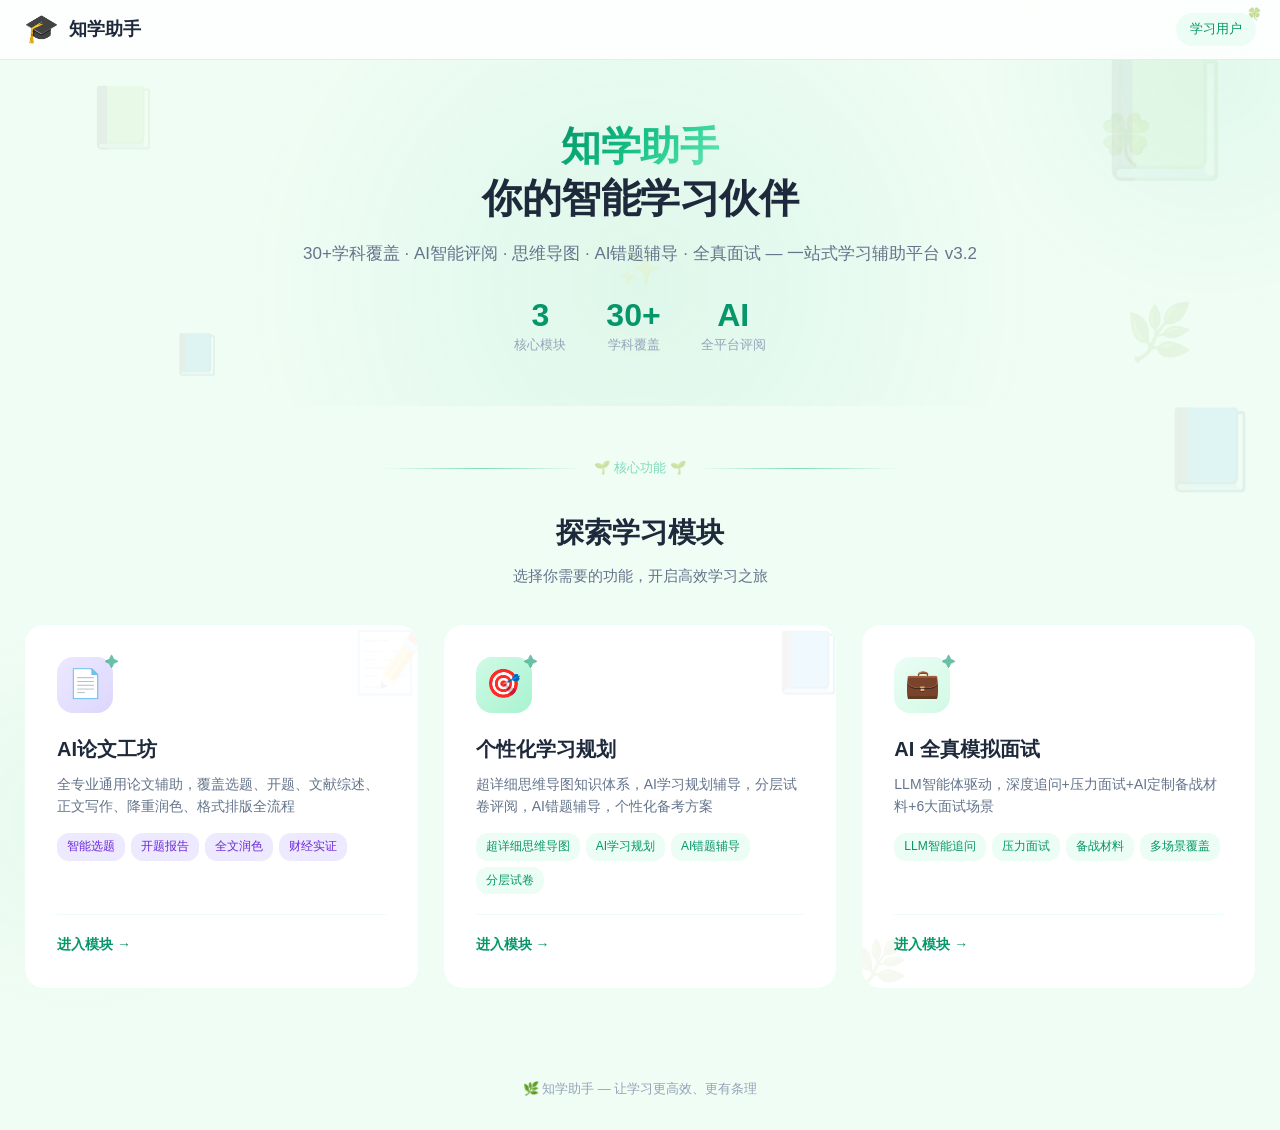
<file: index.html>
<!DOCTYPE html>
<html lang="zh-CN">
<head>
    <meta charset="UTF-8">
    <meta name="viewport" content="width=device-width, initial-scale=1.0">
    <title>知学助手 - 智能学习辅助平台</title>
    <link rel="stylesheet" href="./css/global.css">
    <link rel="stylesheet" href="./css/home.css">
</head>
<body>
    <!-- 全局背景装饰 -->
    <div class="page-decoration deco-top-right">📗</div>
    <div class="page-decoration deco-bottom-left">🍀</div>
    <div class="page-decoration deco-middle-right">📘</div>

    <header class="topbar">
        <div class="topbar-inner">
            <div class="logo-area">
                <span class="logo-icon">🎓</span>
                <span class="logo-text">知学助手</span>
            </div>
            <div class="topbar-right">
                <div class="user-badge">学习用户</div>
            </div>
        </div>
    </header>

    <main class="home-main">
        <!-- Hero 区域 -->
        <section class="hero-section">
            <div class="hero-bg"></div>
            <div class="hero-deco hero-deco-1">📗</div>
            <div class="hero-deco hero-deco-2">🍀</div>
            <div class="hero-deco hero-deco-3">📘</div>
            <div class="hero-deco hero-deco-4">🌿</div>
            <div class="hero-deco hero-deco-5">✨</div>
            <div class="hero-content">
                <h1 class="hero-title">
                    <span class="gradient-text">知学助手</span><br>你的智能学习伙伴
                </h1>
                <p class="hero-desc">30+学科覆盖 · AI智能评阅 · 思维导图 · AI错题辅导 · 全真面试 — 一站式学习辅助平台 v3.2</p>
                <div class="hero-stats">
                    <div class="stat-item">
                        <span class="stat-num">3</span>
                        <span class="stat-label">核心模块</span>
                    </div>
                    <div class="stat-item">
                        <span class="stat-num">30+</span>
                        <span class="stat-label">学科覆盖</span>
                    </div>
                    <div class="stat-item">
                        <span class="stat-num">AI</span>
                        <span class="stat-label">全平台评阅</span>
                    </div>
                </div>
            </div>
        </section>

        <!-- 模块卡片 -->
        <section class="modules-section">
            <div class="section-divider">🌱 核心功能 🌱</div>
            <h2 class="section-title">探索学习模块</h2>
            <p class="section-subtitle">选择你需要的功能，开启高效学习之旅</p>

            <div class="module-cards">
                <!-- AI论文工坊 -->
                <div class="module-card card-paper" onclick="window.location.href='./pages/paper.html'">
                    <div class="card-glow"></div>
                    <div class="card-decoration card-deco-tr">📝</div>
                    <div class="card-icon-wrap">
                        <span class="card-icon">📄</span>
                    </div>
                    <div class="card-body">
                        <h3>AI论文工坊</h3>
                        <p>全专业通用论文辅助，覆盖选题、开题、文献综述、正文写作、降重润色、格式排版全流程</p>
                        <div class="card-features">
                            <span class="feature-tag">智能选题</span>
                            <span class="feature-tag">开题报告</span>
                            <span class="feature-tag">全文润色</span>
                            <span class="feature-tag">财经实证</span>
                        </div>
                    </div>
                    <div class="card-footer">
                        <span class="enter-btn">进入模块 →</span>
                    </div>
                </div>

                <!-- 学习规划 + AI辅导 -->
                <div class="module-card card-plan" onclick="window.location.href='./pages/plan.html'">
                    <div class="card-glow"></div>
                    <div class="card-decoration card-deco-tr">📘</div>
                    <div class="card-icon-wrap">
                        <span class="card-icon">🎯</span>
                    </div>
                    <div class="card-body">
                        <h3>个性化学习规划</h3>
                        <p>超详细思维导图知识体系，AI学习规划辅导，分层试卷评阅，AI错题辅导，个性化备考方案</p>
                        <div class="card-features">
                            <span class="feature-tag">超详细思维导图</span>
                            <span class="feature-tag">AI学习规划</span>
                            <span class="feature-tag">AI错题辅导</span>
                            <span class="feature-tag">分层试卷</span>
                        </div>
                    </div>
                    <div class="card-footer">
                        <span class="enter-btn">进入模块 →</span>
                    </div>
                </div>

                <!-- 面试准备 -->
                <div class="module-card card-interview" onclick="window.location.href='./pages/interview.html'">
                    <div class="card-glow"></div>
                    <div class="card-decoration card-deco-bl">🌿</div>
                    <div class="card-icon-wrap">
                        <span class="card-icon">💼</span>
                    </div>
                    <div class="card-body">
                        <h3>AI 全真模拟面试</h3>
                        <p>LLM智能体驱动，深度追问+压力面试+AI定制备战材料+6大面试场景</p>
                        <div class="card-features">
                            <span class="feature-tag">LLM智能追问</span>
                            <span class="feature-tag">压力面试</span>
                            <span class="feature-tag">备战材料</span>
                            <span class="feature-tag">多场景覆盖</span>
                        </div>
                    </div>
                    <div class="card-footer">
                        <span class="enter-btn">进入模块 →</span>
                    </div>
                </div>

            </div>
        </section>

        <footer class="home-footer">
            <p>🌿 知学助手 — 让学习更高效、更有条理</p>
        </footer>
    </main>
</body>
</html>
</file>
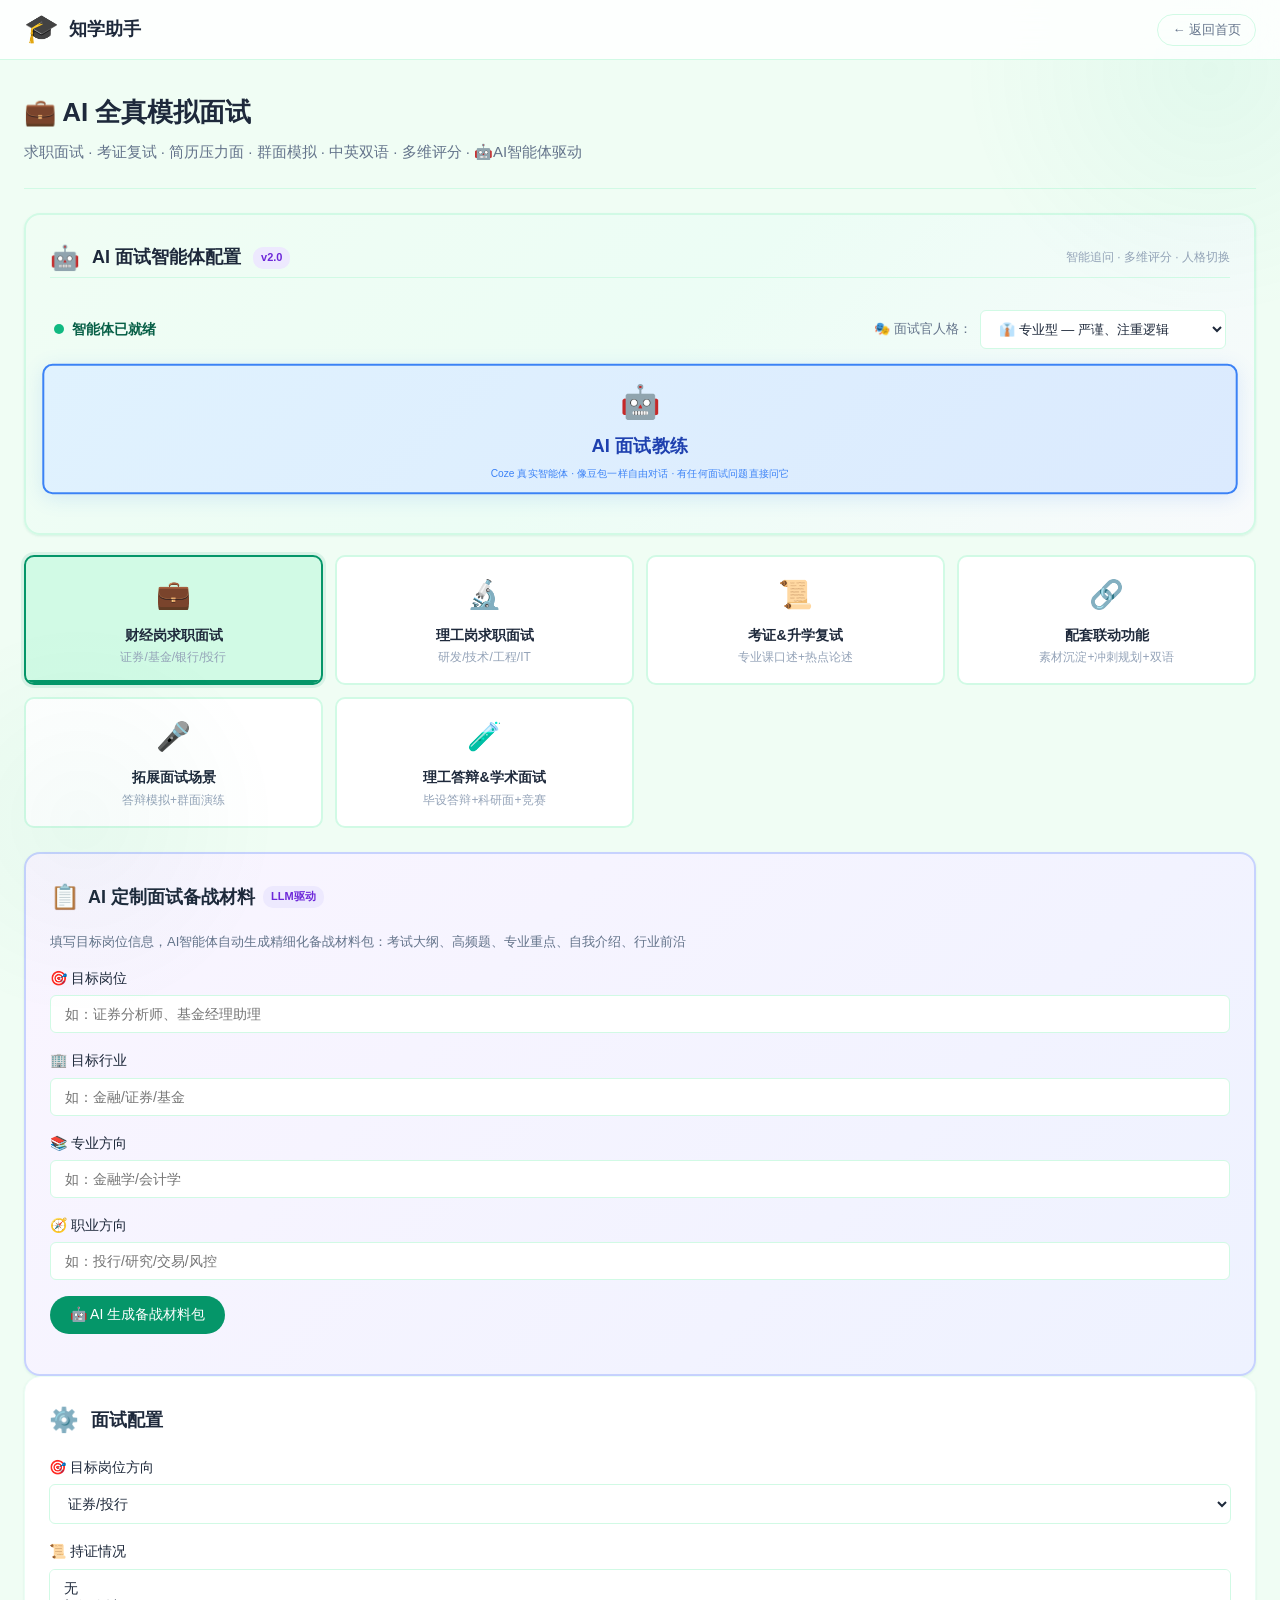
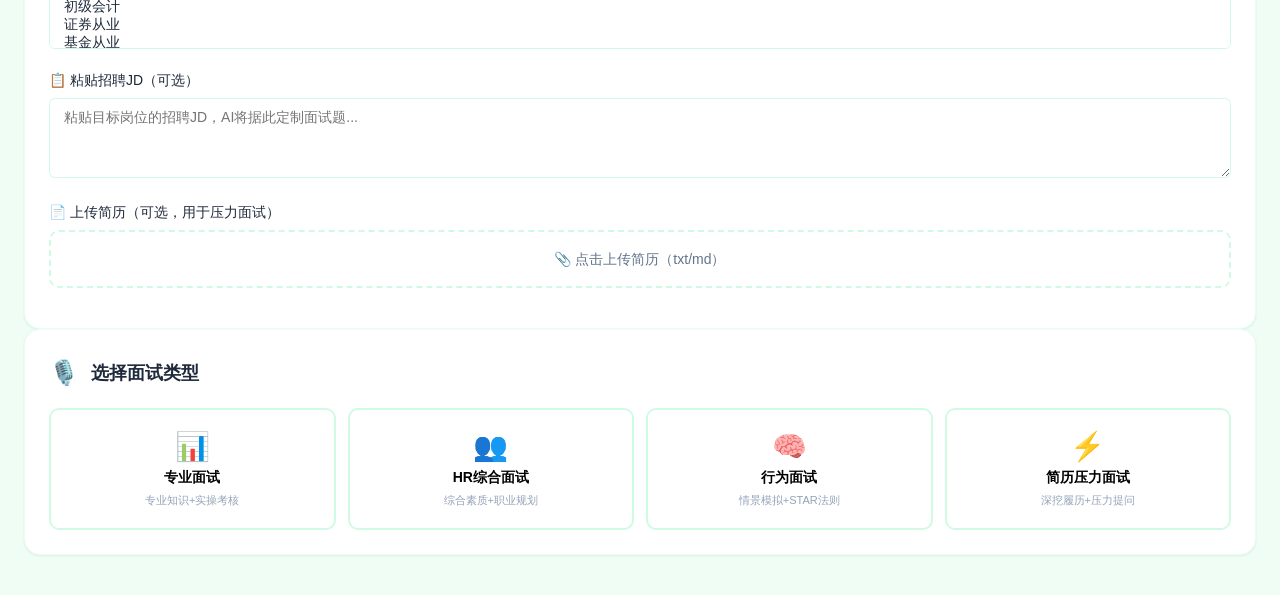
<file: pages/interview.html>
<!DOCTYPE html>
<html lang="zh-CN">
<head>
    <meta charset="UTF-8">
    <meta name="viewport" content="width=device-width, initial-scale=1.0">
    <title>AI全真模拟面试 - 知学助手</title>
    <link rel="stylesheet" href="../css/global.css">
    <link rel="stylesheet" href="../css/interview.css">
</head>
<body>
    <header class="topbar">
        <div class="topbar-inner">
            <div class="logo-area" onclick="window.location.href='../index.html'">
                <span class="logo-icon">🎓</span>
                <span class="logo-text">知学助手</span>
            </div>
            <div class="topbar-right">
                <button class="back-btn" onclick="window.location.href='../index.html'">← 返回首页</button>
            </div>
        </div>
    </header>

    <div class="subpage-container">
        <div class="subpage-header">
            <h1>💼 AI 全真模拟面试</h1>
            <p>求职面试 · 考证复试 · 简历压力面 · 群面模拟 · 中英双语 · 多维评分 · 🤖AI智能体驱动</p>
        </div>

        <!-- AI智能体配置面板 -->
        <div class="card agent-config-card" id="agentConfigCard">
            <div class="card-header">
                <span class="card-icon">🤖</span>
                <h3>AI 面试智能体配置</h3>
                <span class="badge badge-new">v2.0</span>
                <span style="font-size:12px;color:var(--text-light);margin-left:auto;">智能追问 · 多维评分 · 人格切换</span>
            </div>
            <div class="agent-config-body">
                <div class="agent-info-row">
                    <div class="agent-status-indicator" id="agentStatusIndicator">
                        <span class="status-dot active"></span>
                        <span>智能体已就绪</span>
                    </div>
                    <div class="agent-personality-selector">
                        <label>🎭 面试官人格：</label>
                        <select class="select" id="agentPersonality" onchange="switchAgentPersonality(this.value)">
                            <option value="professional">👔 专业型 — 严谨、注重逻辑</option>
                            <option value="friendly">😊 亲和型 — 友善、轻松氛围</option>
                            <option value="strict">😤 严厉型 — 严格、犀利追问</option>
                            <option value="challenging">🔥 挑战型 — 质疑反诘、压力测试</option>
                        </select>
                    </div>
                </div>
                <div class="agent-feature-grid" style="grid-template-columns: 1fr;">
                    <div class="agent-feature-item" onclick="openCoachChat()" title="点击打开AI面试教练" style="background: linear-gradient(135deg, #e0f2fe, #dbeafe);border: 2px solid #3b82f6;box-shadow: 0 4px 20px rgba(59,130,246,0.15);transform: scale(1.02);">
                        <span class="af-icon" style="font-size:32px;">🤖</span>
                        <span class="af-name" style="color:#1e40af;font-size:18px;font-weight:700;">AI 面试教练</span>
                        <span class="af-desc" style="color:#3b82f6;font-weight:500;">Coze 真实智能体 · 像豆包一样自由对话 · 有任何面试问题直接问它</span>
                    </div>
                </div>
            </div>
        </div>

        <!-- 智能题库面板 -->
        <div class="card agent-panel" id="questionBankPanel" style="display:none;">
            <div class="card-header">
                <span class="card-icon">🧠</span>
                <h3>智能题库</h3>
                <span class="badge badge-new">AI驱动</span>
                <button class="linked-ai-toggle" onclick="document.getElementById('questionBankPanel').style.display='none'" style="color:var(--text-secondary);font-size:16px;margin-left:auto;">✕</button>
            </div>
            <div id="questionBankContent"></div>
        </div>

        <!-- AI面试教练对话面板（Coze iframe 嵌入） -->
        <div class="card agent-panel" id="coachChatPanel" style="display:none;">
            <div class="card-header linked-ai-header">
                <span class="card-icon">🎯</span>
                <h3>AI 面试教练</h3>
                <span class="badge badge-ai">Coze Bot</span>
                <button class="linked-ai-toggle" onclick="document.getElementById('coachChatPanel').style.display='none'" style="color:#fff;font-size:16px;margin-left:auto;">✕</button>
            </div>
            <div style="padding:10px 16px;background:linear-gradient(90deg,#f0f9ff,#e0f2fe);border-bottom:1px solid #bae6fd;font-size:13px;color:#0369a1;display:flex;align-items:center;gap:8px;">
                <span>💡</span>
                <span><strong>真正的 Coze AI 智能体</strong> — 可以像豆包一样自由对话，有任何面试问题直接问它！</span>
            </div>
            <div style="width:100%;height:560px;border:none;overflow:hidden;">
                <iframe 
                    id="coachChatIframe"
                    src="https://wqtnjcghf2.coze.site"
                    style="width:100%;height:100%;border:none;display:block;"
                    allow="microphone;camera;clipboard-read;clipboard-write"
                    sandbox="allow-scripts allow-same-origin allow-forms allow-popups allow-popups-to-escape-sandbox"
                    title="AI面试教练">
                </iframe>
            </div>
        </div>

        <!-- 六大场景选择 -->
        <div class="interview-scenes">
            <div class="scene-card active" data-scene="job" onclick="switchScene('job', this)">
                <div class="scene-icon">💼</div>
                <h4>财经岗求职面试</h4>
                <p>证券/基金/银行/投行</p>
            </div>
            <div class="scene-card" data-scene="techjob" onclick="switchScene('techjob', this)">
                <div class="scene-icon">🔬</div>
                <h4>理工岗求职面试</h4>
                <p>研发/技术/工程/IT</p>
            </div>
            <div class="scene-card" data-scene="exam" onclick="switchScene('exam', this)">
                <div class="scene-icon">📜</div>
                <h4>考证&升学复试</h4>
                <p>专业课口述+热点论述</p>
            </div>
            <div class="scene-card" data-scene="linked" onclick="switchScene('linked', this)">
                <div class="scene-icon">🔗</div>
                <h4>配套联动功能</h4>
                <p>素材沉淀+冲刺规划+双语</p>
            </div>
            <div class="scene-card" data-scene="extend" onclick="switchScene('extend', this)">
                <div class="scene-icon">🎤</div>
                <h4>拓展面试场景</h4>
                <p>答辩模拟+群面演练</p>
            </div>
            <div class="scene-card" data-scene="techdefense" onclick="switchScene('techdefense', this)">
                <div class="scene-icon">🧪</div>
                <h4>理工答辩&学术面试</h4>
                <p>毕设答辩+科研面+竞赛</p>
            </div>
        </div>

        <div class="subpage-body">
            <!-- ====== 场景一：财经岗求职面试 ====== -->
            <div class="scene-panel active" id="panel-job">
                <!-- 岗位配置 -->
                <div class="card">
                    <div class="card-header">
                        <span class="card-icon">⚙️</span>
                        <h3>面试配置</h3>
                    </div>
                    <div class="form-row">
                        <div class="form-group">
                            <label>🎯 目标岗位方向</label>
                            <select class="select" id="jobDirection">
                                <option value="securities">证券/投行</option>
                                <option value="fund">基金/资管</option>
                                <option value="accounting">财会/审计</option>
                                <option value="banking">银行/金融</option>
                                <option value="general">综合金融</option>
                            </select>
                        </div>
                        <div class="form-group">
                            <label>📜 持证情况</label>
                            <select class="select" id="jobCert" multiple style="height:80px">
                                <option value="none">无</option>
                                <option value="chujikuaiji">初级会计</option>
                                <option value="zhengquan">证券从业</option>
                                <option value="jijin">基金从业</option>
                                <option value="cpa">CPA（部分/全科）</option>
                                <option value="cfa">CFA（部分/全科）</option>
                            </select>
                        </div>
                        <div class="form-group">
                            <label>📋 粘贴招聘JD（可选）</label>
                            <textarea class="textarea" id="jobJD" placeholder="粘贴目标岗位的招聘JD，AI将据此定制面试题..." style="min-height:80px"></textarea>
                        </div>
                    </div>
                    <div class="form-group">
                        <label>📄 上传简历（可选，用于压力面试）</label>
                        <div class="upload-resume-area" id="resumeUploadArea">
                            <span>📎 点击上传简历（txt/md）</span>
                            <input type="file" id="resumeFileInput" accept=".txt,.md" style="display:none">
                        </div>
                    </div>
                </div>

                <!-- 面试类型选择 -->
                <div class="card">
                    <div class="card-header">
                        <span class="card-icon">🎙️</span>
                        <h3>选择面试类型</h3>
                    </div>
                    <div class="interview-types">
                        <button class="itype-card" onclick="startInterview('professional', this)">
                            <span class="itype-icon">📊</span>
                            <span class="itype-name">专业面试</span>
                            <span class="itype-desc">专业知识+实操考核</span>
                        </button>
                        <button class="itype-card" onclick="startInterview('hr', this)">
                            <span class="itype-icon">👥</span>
                            <span class="itype-name">HR综合面试</span>
                            <span class="itype-desc">综合素质+职业规划</span>
                        </button>
                        <button class="itype-card" onclick="startInterview('behavior', this)">
                            <span class="itype-icon">🧠</span>
                            <span class="itype-name">行为面试</span>
                            <span class="itype-desc">情景模拟+STAR法则</span>
                        </button>
                        <button class="itype-card" onclick="startInterview('pressure', this)">
                            <span class="itype-icon">⚡</span>
                            <span class="itype-name">简历压力面试</span>
                            <span class="itype-desc">深挖履历+压力提问</span>
                        </button>
                    </div>
                </div>

                <!-- 面试对话区 -->
                <div class="card interview-chat-card" id="interviewChatCard" style="display:none;">
                    <div class="card-header">
                        <span class="card-icon">🎙️</span>
                        <h3 id="interviewTitle">面试进行中</h3>
                        <span class="question-counter" id="questionCounter">第 1/5 题</span>
                    </div>
                    <div class="chat-area" style="height:400px">
                        <div class="chat-messages" id="interviewMessages">
                            <div class="msg bot">
                                <div class="msg-avatar">🤖</div>
                                <div class="msg-content">
                                    <strong>面试官：</strong>你好，欢迎参加本次模拟面试。准备好了吗？请先做一下自我介绍。
                                </div>
                            </div>
                        </div>
                        <div class="chat-input-area">
                            <textarea id="interviewInput" placeholder="输入你的回答..." rows="1"></textarea>
                            <button class="btn btn-primary" onclick="sendInterviewAnswer()">回答</button>
                            <button class="btn btn-accent" id="btnVoice" onclick="toggleVoice()" title="语音模式">🎤</button>
                        </div>
                    </div>
                    <div class="interview-actions">
                        <button class="btn btn-outline btn-sm" onclick="skipQuestion()">跳过此题</button>
                        <button class="btn btn-outline btn-sm" onclick="getHint()">💡 获取提示</button>
                        <button class="btn btn-success btn-sm" onclick="endInterview()">结束面试·查看评分</button>
                    </div>
                </div>

                <!-- 评分报告 -->
                <div class="card score-card" id="scoreCard" style="display:none;">
                    <div class="card-header">
                        <span class="card-icon">📊</span>
                        <h3>多维评分报告</h3>
                    </div>
                    <div id="scoreContent"></div>
                </div>
            </div>

            <!-- ====== 场景二：理工岗求职面试 ====== -->
            <div class="scene-panel" id="panel-techjob">
                <div class="card">
                    <div class="card-header">
                        <span class="card-icon">⚙️</span>
                        <h3>面试配置</h3>
                    </div>
                    <div class="form-row">
                        <div class="form-group">
                            <label>🎯 目标岗位方向</label>
                            <select class="select" id="techJobDirection">
                                <option value="software">软件开发/后端</option>
                                <option value="frontend">前端开发</option>
                                <option value="algorithm">算法/机器学习</option>
                                <option value="data">数据分析</option>
                                <option value="embedded">嵌入式/硬件</option>
                                <option value="mechanical">机械工程</option>
                                <option value="electrical">电气/电子工程</option>
                                <option value="civil">土木/建筑</option>
                                <option value="chemical">化工/材料</option>
                                <option value="general">综合技术岗</option>
                            </select>
                        </div>
                        <div class="form-group">
                            <label>📜 技术栈/持证情况</label>
                            <select class="select" id="techJobCert" multiple style="height:80px">
                                <option value="none">无</option>
                                <option value="python">Python</option>
                                <option value="java">Java</option>
                                <option value="cpp">C/C++</option>
                                <option value="js">JavaScript/TS</option>
                                <option value="cad">CAD/制图</option>
                                <option value="ncee">计算机等级考试</option>
                                <option value="cisco">CCNA/CCNP</option>
                                <option value="pmp">PMP</option>
                            </select>
                        </div>
                        <div class="form-group">
                            <label>📋 粘贴招聘JD（可选）</label>
                            <textarea class="textarea" id="techJobJD" placeholder="粘贴目标岗位的招聘JD，AI将据此定制面试题..." style="min-height:80px"></textarea>
                        </div>
                    </div>
                    <div class="form-group">
                        <label>📄 上传简历（可选，用于压力面试）</label>
                        <div class="upload-resume-area" id="techResumeUploadArea">
                            <span>📎 点击上传简历（txt/md）</span>
                            <input type="file" id="techResumeFileInput" accept=".txt,.md" style="display:none">
                        </div>
                    </div>
                </div>

                <div class="card">
                    <div class="card-header">
                        <span class="card-icon">🎙️</span>
                        <h3>选择面试类型</h3>
                    </div>
                    <div class="interview-types">
                        <button class="itype-card" onclick="startTechInterview('professional', this)">
                            <span class="itype-icon">📊</span>
                            <span class="itype-name">专业技术面试</span>
                            <span class="itype-desc">算法+系统设计+项目</span>
                        </button>
                        <button class="itype-card" onclick="startTechInterview('hr', this)">
                            <span class="itype-icon">👥</span>
                            <span class="itype-name">HR综合面试</span>
                            <span class="itype-desc">综合素质+职业规划</span>
                        </button>
                        <button class="itype-card" onclick="startTechInterview('behavior', this)">
                            <span class="itype-icon">🧠</span>
                            <span class="itype-name">行为面试</span>
                            <span class="itype-desc">情景模拟+STAR法则</span>
                        </button>
                        <button class="itype-card" onclick="startTechInterview('project', this)">
                            <span class="itype-icon">💻</span>
                            <span class="itype-name">项目/技术深挖</span>
                            <span class="itype-desc">项目经历+技术难点</span>
                        </button>
                    </div>
                </div>

                <div class="card interview-chat-card" id="techInterviewChatCard" style="display:none;">
                    <div class="card-header">
                        <span class="card-icon">🎙️</span>
                        <h3 id="techInterviewTitle">面试进行中</h3>
                        <span class="question-counter" id="techQuestionCounter">第 1/5 题</span>
                    </div>
                    <div class="chat-area" style="height:400px">
                        <div class="chat-messages" id="techInterviewMessages">
                            <div class="msg bot">
                                <div class="msg-avatar">🤖</div>
                                <div class="msg-content">
                                    <strong>面试官：</strong>你好，欢迎参加本次技术模拟面试。请先简单介绍一下你自己和你的技术背景。
                                </div>
                            </div>
                        </div>
                        <div class="chat-input-area">
                            <textarea id="techInterviewInput" placeholder="输入你的回答..." rows="1"></textarea>
                            <button class="btn btn-primary" onclick="sendTechInterviewAnswer()">回答</button>
                        </div>
                    </div>
                    <div class="interview-actions">
                        <button class="btn btn-outline btn-sm" onclick="skipTechQuestion()">跳过此题</button>
                        <button class="btn btn-outline btn-sm" onclick="getTechHint()">💡 获取提示</button>
                        <button class="btn btn-success btn-sm" onclick="endTechInterview()">结束面试·查看评分</button>
                    </div>
                </div>

                <div class="card score-card" id="techScoreCard" style="display:none;">
                    <div class="card-header">
                        <span class="card-icon">📊</span>
                        <h3>多维评分报告</h3>
                    </div>
                    <div id="techScoreContent"></div>
                </div>
            </div>

            <!-- ====== 场景三：考证&升学复试 ====== -->
            <div class="scene-panel" id="panel-exam">
                <div class="card">
                    <div class="card-header">
                        <span class="card-icon">📜</span>
                        <h3>考证 & 升学复试面试 — 选择学科类别</h3>
                    </div>
                    <div class="form-row" style="margin-bottom:16px">
                        <div class="form-group">
                            <label>📚 学科类别</label>
                            <select class="select" id="examSubjectCategory" onchange="switchExamCategory()">
                                <option value="finance">📊 财经类</option>
                                <option value="stem">🔬 理工类</option>
                            </select>
                        </div>
                    </div>
                    <!-- 财经类复试按钮 -->
                    <div id="examFinanceBtns">
                        <p style="color:var(--text-secondary);margin-bottom:12px">专业课口述考核 + 热点即兴论述，锻炼口头表达能力</p>
                        <div class="exam-interview-types">
                            <button class="btn btn-outline" onclick="startExamOral('definition')">📖 名词解释口述</button>
                            <button class="btn btn-outline" onclick="startExamOral('shortanswer')">📝 简答论述</button>
                            <button class="btn btn-outline" onclick="startExamOral('case')">📊 财经案例分析</button>
                            <button class="btn btn-accent" onclick="startHotTopic()">🔥 热点即兴论述</button>
                        </div>
                    </div>
                    <!-- 理工类复试按钮 -->
                    <div id="examStemBtns" style="display:none;">
                        <p style="color:var(--text-secondary);margin-bottom:12px">理工科专业课口述考核 + 公式推导 + 实验/项目论述</p>
                        <div class="exam-interview-types">
                            <button class="btn btn-outline" onclick="startExamOral('stem_definition')">📖 概念/定理口述</button>
                            <button class="btn btn-outline" onclick="startExamOral('stem_derive')">🧮 公式/推导论述</button>
                            <button class="btn btn-outline" onclick="startExamOral('stem_experiment')">🔬 实验/项目论述</button>
                            <button class="btn btn-accent" onclick="startStemHotTopic()">💡 学科前沿论述</button>
                        </div>
                    </div>
                </div>
                <div class="card" id="examChatCard" style="display:none;">
                    <div class="card-header">
                        <span class="card-icon">🎤</span>
                        <h3 id="examInterviewTitle">口述考核</h3>
                    </div>
                    <div class="chat-area" style="height:350px">
                        <div class="chat-messages" id="examMessages"></div>
                        <div class="chat-input-area">
                            <textarea id="examInput" placeholder="输入你的口头回答..." rows="1"></textarea>
                            <button class="btn btn-primary" onclick="sendExamAnswer()">回答</button>
                        </div>
                    </div>
                </div>
            </div>

            <!-- ====== 场景三：配套联动功能 ====== -->
            <div class="scene-panel" id="panel-linked">
                <div class="card">
                    <div class="card-header">
                        <span class="card-icon">🔗</span>
                        <h3>配套联动功能</h3>
                        <span class="badge badge-new">AI智能体</span>
                    </div>
                    <div class="linked-features">
                        <div class="linked-card" onclick="openLinkedAgent('material')">
                            <h4>📦 面试素材自动沉淀</h4>
                            <p>智能分析岗位需求，自动生成面试可用素材包</p>
                        </div>
                        <div class="linked-card" onclick="openLinkedAgent('plan')">
                            <h4>📅 面试冲刺备考规划</h4>
                            <p>根据面试剩余天数定制阶段计划，知识点→模拟→补强</p>
                        </div>
                        <div class="linked-card" onclick="openLinkedAgent('bilingual')">
                            <h4>🌐 中英双语面试演练</h4>
                            <p>全英文专业问答、英文自我介绍优化，适配外企和科研岗位</p>
                        </div>
                        <div class="linked-card" onclick="openLinkedAgent('techbilingual')">
                            <h4>💻 技术英语面试</h4>
                            <p>英文技术术语、算法白板题英文讲解、科研论文英文摘要</p>
                        </div>
                    </div>
                    <div id="linkedResult" style="margin-top:20px"></div>
                </div>

                <!-- 素材沉淀智能体面板 -->
                <div class="card agent-panel" id="materialAgentPanel" style="display:none;">
                    <div class="card-header">
                        <span class="card-icon">📦</span>
                        <h3>面试素材沉淀智能体</h3>
                        <button class="linked-ai-toggle" onclick="document.getElementById('materialAgentPanel').style.display='none'" style="margin-left:auto;font-size:16px;">✕</button>
                    </div>
                    <div class="form-row" style="margin-bottom:12px">
                        <div class="form-group">
                            <label>🎯 目标岗位</label>
                            <input type="text" class="input" id="matPosition" placeholder="如：数据分析师">
                        </div>
                        <div class="form-group">
                            <label>🏢 目标行业</label>
                            <input type="text" class="input" id="matIndustry" placeholder="如：金融/互联网/制造业">
                        </div>
                        <div class="form-group">
                            <label>💡 核心技能</label>
                            <input type="text" class="input" id="matSkills" placeholder="如：Python、SQL、机器学习">
                        </div>
                    </div>
                    <button class="btn btn-primary" onclick="generateInterviewMaterials()">🤖 生成面试素材包</button>
                    <div id="materialAgentResult" style="margin-top:16px;"></div>
                </div>

                <!-- 冲刺规划智能体面板 -->
                <div class="card agent-panel" id="planAgentPanel" style="display:none;">
                    <div class="card-header">
                        <span class="card-icon">📅</span>
                        <h3>面试冲刺规划智能体</h3>
                        <button class="linked-ai-toggle" onclick="document.getElementById('planAgentPanel').style.display='none'" style="margin-left:auto;font-size:16px;">✕</button>
                    </div>
                    <div class="form-row" style="margin-bottom:12px">
                        <div class="form-group">
                            <label>🎯 目标岗位</label>
                            <input type="text" class="input" id="planPosition" placeholder="如：后端开发工程师">
                        </div>
                        <div class="form-group">
                            <label>📅 剩余天数</label>
                            <select class="select" id="planDays">
                                <option value="3">3天（紧急冲刺）</option>
                                <option value="7" selected>7天（标准备考）</option>
                                <option value="14">14天（系统准备）</option>
                                <option value="30">30天（充分准备）</option>
                            </select>
                        </div>
                    </div>
                    <button class="btn btn-primary" onclick="generateInterviewPlan()">🤖 生成冲刺规划</button>
                    <div id="planAgentResult" style="margin-top:16px;"></div>
                </div>

                <!-- 双语面试智能体面板 -->
                <div class="card agent-panel" id="bilingualAgentPanel" style="display:none;">
                    <div class="card-header">
                        <span class="card-icon">🌐</span>
                        <h3>中英双语面试智能体</h3>
                        <button class="linked-ai-toggle" onclick="document.getElementById('bilingualAgentPanel').style.display='none'" style="margin-left:auto;font-size:16px;">✕</button>
                    </div>
                    <div class="exam-interview-types" style="margin-bottom:12px">
                        <button class="btn btn-outline" onclick="bilingualGenerate('self_intro')">📝 英文自我介绍模板</button>
                        <button class="btn btn-outline" onclick="bilingualGenerate('common_qa')">💬 常见英文问答</button>
                        <button class="btn btn-outline" onclick="bilingualGenerate('professional')">🏢 专业英语词汇</button>
                        <button class="btn btn-accent" onclick="bilingualGenerate('mock')">🎙️ 英文模拟面试</button>
                        <button class="btn btn-outline" onclick="bilingualGenerate('writing')">✍️ 自我介绍优化</button>
                    </div>
                    <div id="bilingualAgentResult" style="margin-top:12px;"></div>
                </div>

                <!-- 技术英语面试智能体面板 -->
                <div class="card agent-panel" id="techBilingualAgentPanel" style="display:none;">
                    <div class="card-header">
                        <span class="card-icon">💻</span>
                        <h3>技术英语面试智能体</h3>
                        <button class="linked-ai-toggle" onclick="document.getElementById('techBilingualAgentPanel').style.display='none'" style="margin-left:auto;font-size:16px;">✕</button>
                    </div>
                    <div class="exam-interview-types" style="margin-bottom:12px">
                        <button class="btn btn-outline" onclick="techBilingualGenerate('terminology')">📖 技术术语大全</button>
                        <button class="btn btn-outline" onclick="techBilingualGenerate('algorithm')">🧮 英文讲算法</button>
                        <button class="btn btn-outline" onclick="techBilingualGenerate('system_design')">🏗️ 系统设计英文</button>
                        <button class="btn btn-outline" onclick="techBilingualGenerate('project')">💻 英文讲项目</button>
                        <button class="btn btn-accent" onclick="techBilingualGenerate('scientific')">📄 科研英文摘要</button>
                    </div>
                    <div id="techBilingualAgentResult" style="margin-top:12px;"></div>
                </div>

                <!-- Coze 面试智能体面板（iframe嵌入） -->
                <div class="card" style="margin-top:20px;">
                    <div class="card-header linked-ai-header">
                        <span class="card-icon">🤖</span>
                        <h3>AI 面试智能体</h3>
                        <span class="badge badge-ai">Coze Bot</span>
                    </div>
                    <div style="width:100%;height:600px;border:none;overflow:hidden;">
                        <iframe 
                            src="https://wqtnjcghf2.coze.site"
                            style="width:100%;height:100%;border:none;display:block;"
                            allow="microphone;camera;clipboard-read;clipboard-write"
                            sandbox="allow-scripts allow-same-origin allow-forms allow-popups allow-popups-to-escape-sandbox"
                            title="AI面试智能体">
                        </iframe>
                    </div>
                </div>
            </div>

            <!-- ====== 场景四：拓展面试场景 ====== -->
            <div class="scene-panel" id="panel-extend">
                <div class="card">
                    <div class="card-header">
                        <span class="card-icon">🎤</span>
                        <h3>拓展面试场景</h3>
                    </div>
                    <div class="extend-features">
                        <div class="extend-card" onclick="startDefense()">
                            <div class="extend-icon">🎓</div>
                            <h4>职称 & 毕设答辩模拟</h4>
                            <p>复刻评审答辩场景，AI扮演评审老师随机提问、点评答辩内容</p>
                            <button class="btn btn-outline btn-sm">进入模拟</button>
                        </div>
                        <div class="extend-card" onclick="startGroupInterview()">
                            <div class="extend-icon">👥</div>
                            <h4>无领导小组群面模拟</h4>
                            <p>AI灵活切换面试官/同组考生角色，围绕财经商业或理工技术议题开展群面演练</p>
                            <button class="btn btn-outline btn-sm">进入模拟</button>
                        </div>
                        <div class="extend-card" onclick="startTechCompetition()">
                            <div class="extend-icon">🏆</div>
                            <h4>学科竞赛答辩模拟</h4>
                            <p>数学建模/程序设计/电子设计等竞赛答辩，AI扮演评委提问</p>
                            <button class="btn btn-outline btn-sm">进入模拟</button>
                        </div>
                    </div>
                </div>
                <div class="card" id="extendChatCard" style="display:none;">
                    <div class="card-header">
                        <span class="card-icon">🎙️</span>
                        <h3 id="extendTitle">拓展面试</h3>
                    </div>
                    <div class="chat-area" style="height:350px">
                        <div class="chat-messages" id="extendMessages"></div>
                        <div class="chat-input-area">
                            <textarea id="extendInput" placeholder="输入你的回答..." rows="1"></textarea>
                            <button class="btn btn-primary" onclick="sendExtendAnswer()">回答</button>
                        </div>
                    </div>
                </div>
            </div>
        </div>
    </div>

            <!-- ====== 场景六：理工答辩&学术面试 ====== -->
            <div class="scene-panel" id="panel-techdefense">
                <div class="card">
                    <div class="card-header">
                        <span class="card-icon">🧪</span>
                        <h3>理工科答辩 & 学术面试</h3>
                    </div>
                    <p style="color:var(--text-secondary);margin-bottom:16px">毕设答辩、科研项目面试、学术面试全真模拟</p>
                    <div class="form-row" style="margin-bottom:16px">
                        <div class="form-group">
                            <label>🔬 学科方向</label>
                            <select class="select" id="techDefenseSubject">
                                <option value="math">数学/应用数学</option>
                                <option value="physics">物理/应用物理</option>
                                <option value="chemistry">化学/化工</option>
                                <option value="cs">计算机科学与技术</option>
                                <option value="ee">电子/电气工程</option>
                                <option value="mechanical">机械/自动化</option>
                                <option value="civil">土木/建筑</option>
                                <option value="biology">生物/生医工程</option>
                                <option value="ai">人工智能/数据科学</option>
                                <option value="general">通用理工科</option>
                            </select>
                        </div>
                    </div>
                    <div class="exam-interview-types">
                        <button class="btn btn-outline" onclick="startTechDefense('proposal')">📋 开题报告答辩</button>
                        <button class="btn btn-outline" onclick="startTechDefense('final')">🎓 毕业设计答辩</button>
                        <button class="btn btn-outline" onclick="startTechDefense('paper')">📄 论文/期刊审稿面</button>
                        <button class="btn btn-accent" onclick="startTechDefense('research')">🔍 科研项目面试</button>
                    </div>
                </div>
                <div class="card" id="techDefenseChatCard" style="display:none;">
                    <div class="card-header">
                        <span class="card-icon">🎙️</span>
                        <h3 id="techDefenseTitle">答辩进行中</h3>
                    </div>
                    <div class="chat-area" style="height:350px">
                        <div class="chat-messages" id="techDefenseMessages"></div>
                        <div class="chat-input-area">
                            <textarea id="techDefenseInput" placeholder="输入你的回答..." rows="1"></textarea>
                            <button class="btn btn-primary" onclick="sendTechDefenseAnswer()">回答</button>
                        </div>
                    </div>
                </div>
            </div>
        </div>
    </div>

    <script src="../js/interview-agent.js"></script>
    <script src="../js/interview-agents.js"></script>
    <script src="../js/interview.js"></script>
</body>
</html>
</file>
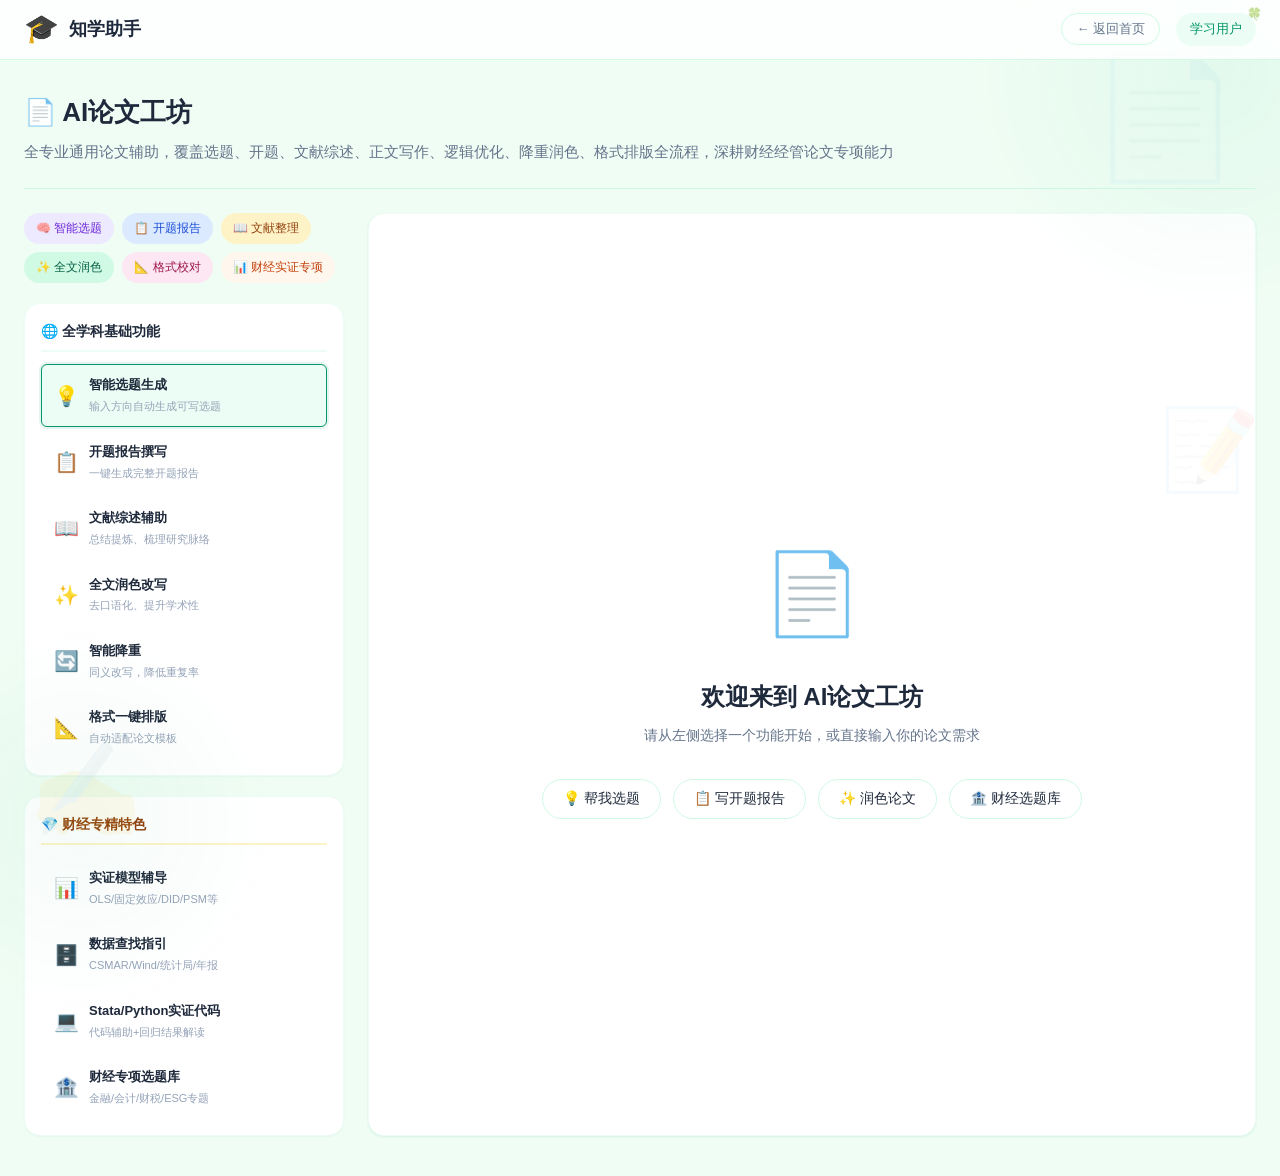
<file: pages/paper.html>
<!DOCTYPE html>
<html lang="zh-CN">
<head>
    <meta charset="UTF-8">
    <meta name="viewport" content="width=device-width, initial-scale=1.0">
    <title>AI论文工坊 - 知学助手</title>
    <link rel="stylesheet" href="../css/global.css">
    <link rel="stylesheet" href="../css/paper.css">
</head>
<body>
    <!-- 全局背景装饰 -->
    <div class="page-decoration deco-top-right">📄</div>
    <div class="page-decoration deco-bottom-left">✍️</div>
    <div class="page-decoration deco-middle-right">📝</div>

    <header class="topbar">
        <div class="topbar-inner">
            <div class="logo-area" onclick="window.location.href='../index.html'">
                <span class="logo-icon">🎓</span>
                <span class="logo-text">知学助手</span>
            </div>
            <div class="topbar-right">
                <button class="back-btn" onclick="window.location.href='../index.html'">← 返回首页</button>
                <div class="user-badge">学习用户</div>
            </div>
        </div>
    </header>

    <div class="subpage-container">
        <!-- 页面头部 -->
        <div class="subpage-header">
            <h1>📄 AI论文工坊</h1>
            <p>全专业通用论文辅助，覆盖选题、开题、文献综述、正文写作、逻辑优化、降重润色、格式排版全流程，深耕财经经管论文专项能力</p>
        </div>

        <div class="paper-layout">
            <!-- 左侧：功能面板 -->
            <div class="paper-sidebar">
                <!-- 功能标签 -->
                <div class="paper-tags">
                    <span class="paper-tag tag-smart">🧠 智能选题</span>
                    <span class="paper-tag tag-report">📋 开题报告</span>
                    <span class="paper-tag tag-lit">📖 文献整理</span>
                    <span class="paper-tag tag-polish">✨ 全文润色</span>
                    <span class="paper-tag tag-format">📐 格式校对</span>
                    <span class="paper-tag tag-empirical">📊 财经实证专项</span>
                </div>

                <!-- 全学科基础功能 -->
                <div class="paper-section">
                    <h3 class="paper-section-title">🌐 全学科基础功能</h3>
                    <div class="paper-func-list">
                        <div class="paper-func-item active" data-func="topic" onclick="switchPaperFunc('topic')">
                            <span class="func-icon">💡</span>
                            <div class="func-info">
                                <span class="func-name">智能选题生成</span>
                                <span class="func-desc">输入方向自动生成可写选题</span>
                            </div>
                        </div>
                        <div class="paper-func-item" data-func="proposal" onclick="switchPaperFunc('proposal')">
                            <span class="func-icon">📋</span>
                            <div class="func-info">
                                <span class="func-name">开题报告撰写</span>
                                <span class="func-desc">一键生成完整开题报告</span>
                            </div>
                        </div>
                        <div class="paper-func-item" data-func="literature" onclick="switchPaperFunc('literature')">
                            <span class="func-icon">📖</span>
                            <div class="func-info">
                                <span class="func-name">文献综述辅助</span>
                                <span class="func-desc">总结提炼、梳理研究脉络</span>
                            </div>
                        </div>
                        <div class="paper-func-item" data-func="polish" onclick="switchPaperFunc('polish')">
                            <span class="func-icon">✨</span>
                            <div class="func-info">
                                <span class="func-name">全文润色改写</span>
                                <span class="func-desc">去口语化、提升学术性</span>
                            </div>
                        </div>
                        <div class="paper-func-item" data-func="reduce" onclick="switchPaperFunc('reduce')">
                            <span class="func-icon">🔄</span>
                            <div class="func-info">
                                <span class="func-name">智能降重</span>
                                <span class="func-desc">同义改写，降低重复率</span>
                            </div>
                        </div>
                        <div class="paper-func-item" data-func="format" onclick="switchPaperFunc('format')">
                            <span class="func-icon">📐</span>
                            <div class="func-info">
                                <span class="func-name">格式一键排版</span>
                                <span class="func-desc">自动适配论文模板</span>
                            </div>
                        </div>
                    </div>
                </div>

                <!-- 财经专精功能 -->
                <div class="paper-section">
                    <h3 class="paper-section-title finance">💎 财经专精特色</h3>
                    <div class="paper-func-list">
                        <div class="paper-func-item" data-func="empirical" onclick="switchPaperFunc('empirical')">
                            <span class="func-icon">📊</span>
                            <div class="func-info">
                                <span class="func-name">实证模型辅导</span>
                                <span class="func-desc">OLS/固定效应/DID/PSM等</span>
                            </div>
                        </div>
                        <div class="paper-func-item" data-func="data_guide" onclick="switchPaperFunc('data_guide')">
                            <span class="func-icon">🗄️</span>
                            <div class="func-info">
                                <span class="func-name">数据查找指引</span>
                                <span class="func-desc">CSMAR/Wind/统计局/年报</span>
                            </div>
                        </div>
                        <div class="paper-func-item" data-func="code_help" onclick="switchPaperFunc('code_help')">
                            <span class="func-icon">💻</span>
                            <div class="func-info">
                                <span class="func-name">Stata/Python实证代码</span>
                                <span class="func-desc">代码辅助+回归结果解读</span>
                            </div>
                        </div>
                        <div class="paper-func-item" data-func="finance_topic" onclick="switchPaperFunc('finance_topic')">
                            <span class="func-icon">🏦</span>
                            <div class="func-info">
                                <span class="func-name">财经专项选题库</span>
                                <span class="func-desc">金融/会计/财税/ESG专题</span>
                            </div>
                        </div>
                    </div>
                </div>
            </div>

            <!-- 右侧：主工作区 -->
            <div class="paper-main">
                <!-- 默认欢迎面板 -->
                <div id="paperWelcome" class="paper-welcome">
                    <div class="welcome-icon">📄</div>
                    <h2>欢迎来到 AI论文工坊</h2>
                    <p>请从左侧选择一个功能开始，或直接输入你的论文需求</p>
                    <div class="welcome-quick-actions">
                        <button class="welcome-btn" onclick="switchPaperFunc('topic')">💡 帮我选题</button>
                        <button class="welcome-btn" onclick="switchPaperFunc('proposal')">📋 写开题报告</button>
                        <button class="welcome-btn" onclick="switchPaperFunc('polish')">✨ 润色论文</button>
                        <button class="welcome-btn" onclick="switchPaperFunc('finance_topic')">🏦 财经选题库</button>
                    </div>
                </div>

                <!-- Coze 智能体对话面板 -->
                <div id="paperAiPanel" class="paper-ai-panel" style="display:none;">
                    <div class="paper-ai-header">
                        <span class="paper-ai-icon">🤖</span>
                        <span class="paper-ai-title">AI论文智能体</span>
                        <span class="paper-ai-badge">Coze Bot</span>
                        <button class="paper-ai-toggle" onclick="togglePaperAi()" title="折叠/展开">−</button>
                    </div>
                    <div class="paper-ai-body" id="paperAiBody">
                        <div class="paper-ai-welcome" id="paperAiWelcome">
                            <div class="paper-ai-welcome-icon">🤖</div>
                            <p>我是你的论文智能助手，可以帮你：</p>
                            <div class="paper-ai-features">
                                <span>💡 论文选题建议</span>
                                <span>📋 开题报告辅导</span>
                                <span>📖 文献综述指导</span>
                                <span>✨ 论文润色改写</span>
                                <span>📊 实证方法解答</span>
                                <span>📐 格式排版咨询</span>
                            </div>
                        </div>
                        <div class="paper-ai-messages" id="paperAiMessages"></div>
                        <div class="paper-ai-quick-actions" id="paperAiQuickActions">
                            <button class="paper-ai-quick-btn" onclick="askPaperAi('请帮我推荐几个金融学方向的实证论文选题')">💡 推荐选题</button>
                            <button class="paper-ai-quick-btn" onclick="askPaperAi('开题报告应该包含哪些部分？每个部分怎么写？')">📋 开题指导</button>
                            <button class="paper-ai-quick-btn" onclick="askPaperAi('如何写一篇高质量的文献综述？')">📖 文献综述</button>
                            <button class="paper-ai-quick-btn" onclick="askPaperAi('请帮我润色这段论文摘要，提升学术性')">✨ 润色示例</button>
                        </div>
                        <div class="paper-ai-input-row">
                            <input type="text" class="paper-ai-input" id="paperAiInput"
                                   placeholder="输入你的论文相关问题..."
                                   onkeydown="if(event.key==='Enter')askPaperAi()">
                            <button class="paper-ai-send-btn" onclick="askPaperAi()">发送</button>
                        </div>
                    </div>
                </div>

                <!-- 各功能面板容器 -->
                <div id="paperFuncPanels" style="display:none;">
                    <!-- 选题生成 -->
                    <div class="paper-func-panel" id="panel_topic">
                        <h3>💡 智能选题生成</h3>
                        <p class="panel-desc">输入你的专业方向、感兴趣的研究领域和难度要求，AI为你生成大量可写、有数据、好落地的论文题目</p>
                        <div class="panel-form">
                            <div class="form-row">
                                <div class="form-group">
                                    <label>专业方向 <span class="required">*</span></label>
                                    <input type="text" class="input" id="topic_major" placeholder="例如：金融学、会计学、计算机科学...">
                                </div>
                                <div class="form-group">
                                    <label>研究领域</label>
                                    <input type="text" class="input" id="topic_field" placeholder="例如：资本市场、人工智能、ESG...">
                                </div>
                            </div>
                            <div class="form-row">
                                <div class="form-group">
                                    <label>论文类型</label>
                                    <select class="input" id="topic_type">
                                        <option value="">不限</option>
                                        <option value="course">课程论文</option>
                                        <option value="graduate">毕业论文</option>
                                        <option value="research">科研习作</option>
                                    </select>
                                </div>
                                <div class="form-group">
                                    <label>难度要求</label>
                                    <select class="input" id="topic_level">
                                        <option value="easy">入门级 - 数据易获取</option>
                                        <option value="medium" selected>中级 - 有一定研究深度</option>
                                        <option value="hard">高级 - 创新性强</option>
                                    </select>
                                </div>
                            </div>
                            <div class="form-group">
                                <label>补充说明</label>
                                <textarea class="input textarea" id="topic_extra" rows="3" placeholder="可以补充你感兴趣的细分方向、偏好的研究方法、想要避开的雷区等..."></textarea>
                            </div>
                            <button class="btn btn-primary btn-lg" onclick="paperGenerate('topic')">🚀 生成选题</button>
                        </div>
                        <div id="topic_result" class="paper-result"></div>
                    </div>

                    <!-- 开题报告 -->
                    <div class="paper-func-panel" id="panel_proposal" style="display:none;">
                        <h3>📋 开题报告一键撰写</h3>
                        <p class="panel-desc">自动生成包含研究背景、意义、国内外研究现状、研究内容、创新点、技术路线的完整开题报告</p>
                        <div class="panel-form">
                            <div class="form-group">
                                <label>论文题目 <span class="required">*</span></label>
                                <input type="text" class="input" id="proposal_title" placeholder="请输入你的论文题目...">
                            </div>
                            <div class="form-row">
                                <div class="form-group">
                                    <label>专业方向</label>
                                    <input type="text" class="input" id="proposal_major" placeholder="例如：金融学">
                                </div>
                                <div class="form-group">
                                    <label>学位层次</label>
                                    <select class="input" id="proposal_degree">
                                        <option value="bachelor">本科</option>
                                        <option value="master">硕士</option>
                                        <option value="phd">博士</option>
                                    </select>
                                </div>
                            </div>
                            <div class="form-group">
                                <label>研究方向关键词</label>
                                <input type="text" class="input" id="proposal_keywords" placeholder="例如：企业创新、数字化转型、融资约束...">
                            </div>
                            <button class="btn btn-primary btn-lg" onclick="paperGenerate('proposal')">📋 生成开题报告</button>
                        </div>
                        <div id="proposal_result" class="paper-result"></div>
                    </div>

                    <!-- 文献综述 -->
                    <div class="paper-func-panel" id="panel_literature" style="display:none;">
                        <h3>📖 文献综述辅助</h3>
                        <p class="panel-desc">输入论文主题或粘贴文献摘要，AI帮你总结提炼、梳理研究脉络、撰写研究述评</p>
                        <div class="panel-form">
                            <div class="form-group">
                                <label>研究主题 <span class="required">*</span></label>
                                <input type="text" class="input" id="lit_topic" placeholder="请输入研究主题...">
                            </div>
                            <div class="form-group">
                                <label>文献摘要（可选）</label>
                                <textarea class="input textarea" id="lit_abstracts" rows="6" placeholder="可粘贴多条文献摘要，每行一条...&#10;例如：&#10;张三(2023)研究发现...&#10;李四(2024)指出..."></textarea>
                            </div>
                            <button class="btn btn-primary btn-lg" onclick="paperGenerate('literature')">📖 生成文献综述</button>
                        </div>
                        <div id="literature_result" class="paper-result"></div>
                    </div>

                    <!-- 全文润色 -->
                    <div class="paper-func-panel" id="panel_polish" style="display:none;">
                        <h3>✨ 全文润色改写</h3>
                        <p class="panel-desc">去除口语化表达、提升学术性、优化逻辑结构、精炼语句</p>
                        <div class="panel-form">
                            <div class="form-group">
                                <label>原文内容 <span class="required">*</span></label>
                                <textarea class="input textarea" id="polish_text" rows="8" placeholder="请粘贴需要润色的论文段落..."></textarea>
                            </div>
                            <div class="form-row">
                                <div class="form-group">
                                    <label>润色风格</label>
                                    <select class="input" id="polish_style">
                                        <option value="academic">学术严谨型</option>
                                        <option value="concise">简洁精炼型</option>
                                        <option value="professional">专业深度型</option>
                                    </select>
                                </div>
                            </div>
                            <button class="btn btn-primary btn-lg" onclick="paperGenerate('polish')">✨ 开始润色</button>
                        </div>
                        <div id="polish_result" class="paper-result"></div>
                    </div>

                    <!-- 智能降重 -->
                    <div class="paper-func-panel" id="panel_reduce" style="display:none;">
                        <h3>🔄 智能降重</h3>
                        <p class="panel-desc">同义学术改写，保留核心逻辑和学术严谨性，有效降低重复率</p>
                        <div class="panel-form">
                            <div class="form-group">
                                <label>原文内容 <span class="required">*</span></label>
                                <textarea class="input textarea" id="reduce_text" rows="8" placeholder="请粘贴需要降重的论文段落..."></textarea>
                            </div>
                            <button class="btn btn-primary btn-lg" onclick="paperGenerate('reduce')">🔄 开始降重</button>
                        </div>
                        <div id="reduce_result" class="paper-result"></div>
                    </div>

                    <!-- 格式排版 -->
                    <div class="paper-func-panel" id="panel_format" style="display:none;">
                        <h3>📐 格式一键排版</h3>
                        <p class="panel-desc">自动适配各校论文模板，生成目录、调整字体行距、规范引用格式、自动生成GB/T7714参考文献</p>
                        <div class="panel-form">
                            <div class="form-group">
                                <label>论文内容 <span class="required">*</span></label>
                                <textarea class="input textarea" id="format_text" rows="8" placeholder="请粘贴需要格式化的论文内容..."></textarea>
                            </div>
                            <div class="form-row">
                                <div class="form-group">
                                    <label>引用格式</label>
                                    <select class="input" id="format_style">
                                        <option value="gbt7714">GB/T 7714（中国标准）</option>
                                        <option value="apa">APA（美国心理学会）</option>
                                        <option value="mla">MLA（现代语言协会）</option>
                                        <option value="chicago">Chicago（芝加哥格式）</option>
                                    </select>
                                </div>
                            </div>
                            <button class="btn btn-primary btn-lg" onclick="paperGenerate('format')">📐 格式化排版</button>
                        </div>
                        <div id="format_result" class="paper-result"></div>
                    </div>

                    <!-- 实证模型辅导 -->
                    <div class="paper-func-panel" id="panel_empirical" style="display:none;">
                        <h3>📊 财经实证模型辅导</h3>
                        <p class="panel-desc">覆盖OLS、固定效应、DID、PSM、中介效应、调节效应、门槛模型、面板回归等主流实证方法</p>
                        <div class="panel-form">
                            <div class="form-row">
                                <div class="form-group">
                                    <label>模型类型 <span class="required">*</span></label>
                                    <select class="input" id="emp_model">
                                        <option value="ols">OLS 普通最小二乘法</option>
                                        <option value="fe">固定效应模型</option>
                                        <option value="did">DID 双重差分</option>
                                        <option value="psm">PSM 倾向得分匹配</option>
                                        <option value="mediation">中介效应模型</option>
                                        <option value="moderation">调节效应模型</option>
                                        <option value="threshold">门槛回归模型</option>
                                        <option value="panel">面板回归</option>
                                    </select>
                                </div>
                            </div>
                            <div class="form-group">
                                <label>研究问题描述</label>
                                <textarea class="input textarea" id="emp_question" rows="4" placeholder="例如：研究数字化转型对企业绩效的影响，控制变量包括企业规模、资产负债率、成立年限等..."></textarea>
                            </div>
                            <button class="btn btn-primary btn-lg" onclick="paperGenerate('empirical')">📊 获取模型指导</button>
                        </div>
                        <div id="empirical_result" class="paper-result"></div>
                    </div>

                    <!-- 数据查找指引 -->
                    <div class="paper-func-panel" id="panel_data_guide" style="display:none;">
                        <h3>🗄️ 数据查找指引</h3>
                        <p class="panel-desc">提供CSMAR、Wind、统计局、上市公司年报等主流财经数据源的查找和使用指导</p>
                        <div class="panel-form">
                            <div class="form-group">
                                <label>需要的数据类型 <span class="required">*</span></label>
                                <input type="text" class="input" id="data_type" placeholder="例如：上市公司财务数据、宏观经济指标、行业数据...">
                            </div>
                            <div class="form-group">
                                <label>具体需求描述</label>
                                <textarea class="input textarea" id="data_detail" rows="4" placeholder="例如：需要2015-2024年A股制造业上市公司的ROA、资产负债率、研发投入等数据..."></textarea>
                            </div>
                            <button class="btn btn-primary btn-lg" onclick="paperGenerate('data_guide')">🗄️ 获取数据指引</button>
                        </div>
                        <div id="data_guide_result" class="paper-result"></div>
                    </div>

                    <!-- Stata/Python代码 -->
                    <div class="paper-func-panel" id="panel_code_help" style="display:none;">
                        <h3>💻 Stata/Python 实证代码辅助</h3>
                        <p class="panel-desc">提供Stata或Python的实证分析代码，并附回归结果解读</p>
                        <div class="panel-form">
                            <div class="form-row">
                                <div class="form-group">
                                    <label>编程语言</label>
                                    <select class="input" id="code_lang">
                                        <option value="stata">Stata</option>
                                        <option value="python">Python</option>
                                    </select>
                                </div>
                                <div class="form-group">
                                    <label>分析类型</label>
                                    <select class="input" id="code_analysis">
                                        <option value="descriptive">描述性统计</option>
                                        <option value="regression">回归分析</option>
                                        <option value="robustness">稳健性检验</option>
                                        <option value="heterogeneity">异质性分析</option>
                                    </select>
                                </div>
                            </div>
                            <div class="form-group">
                                <label>变量说明</label>
                                <textarea class="input textarea" id="code_vars" rows="4" placeholder="例如：被解释变量：ROA；解释变量：Digital（数字化转型程度）；控制变量：Size Lev Age..."></textarea>
                            </div>
                            <button class="btn btn-primary btn-lg" onclick="paperGenerate('code_help')">💻 生成代码</button>
                        </div>
                        <div id="code_help_result" class="paper-result"></div>
                    </div>

                    <!-- 财经专项选题库 -->
                    <div class="paper-func-panel" id="panel_finance_topic" style="display:none;">
                        <h3>🏦 财经专项选题库</h3>
                        <p class="panel-desc">覆盖金融、会计、财税、ESG、资本市场、公司治理等财经经管领域专项选题</p>
                        <div class="panel-form">
                            <div class="form-row">
                                <div class="form-group">
                                    <label>财经领域 <span class="required">*</span></label>
                                    <select class="input" id="fin_field">
                                        <option value="finance">金融学</option>
                                        <option value="accounting">会计学</option>
                                        <option value="tax">财税</option>
                                        <option value="esg">ESG与可持续发展</option>
                                        <option value="capital">资本市场</option>
                                        <option value="governance">公司治理</option>
                                        <option value="trade">国际贸易</option>
                                        <option value="econ">经济学</option>
                                    </select>
                                </div>
                                <div class="form-group">
                                    <label>论文类型</label>
                                    <select class="input" id="fin_type">
                                        <option value="empirical">实证研究</option>
                                        <option value="case">案例分析</option>
                                        <option value="theoretical">理论分析</option>
                                    </select>
                                </div>
                            </div>
                            <div class="form-group">
                                <label>感兴趣的细分方向</label>
                                <input type="text" class="input" id="fin_sub" placeholder="例如：绿色金融、数字化转型、审计质量...">
                            </div>
                            <button class="btn btn-primary btn-lg" onclick="paperGenerate('finance_topic')">🏦 获取选题推荐</button>
                        </div>
                        <div id="finance_topic_result" class="paper-result"></div>
                    </div>
                </div>
            </div>
        </div>
    </div>

    <script src="../js/paper.js"></script>
</body>
</html>
</file>
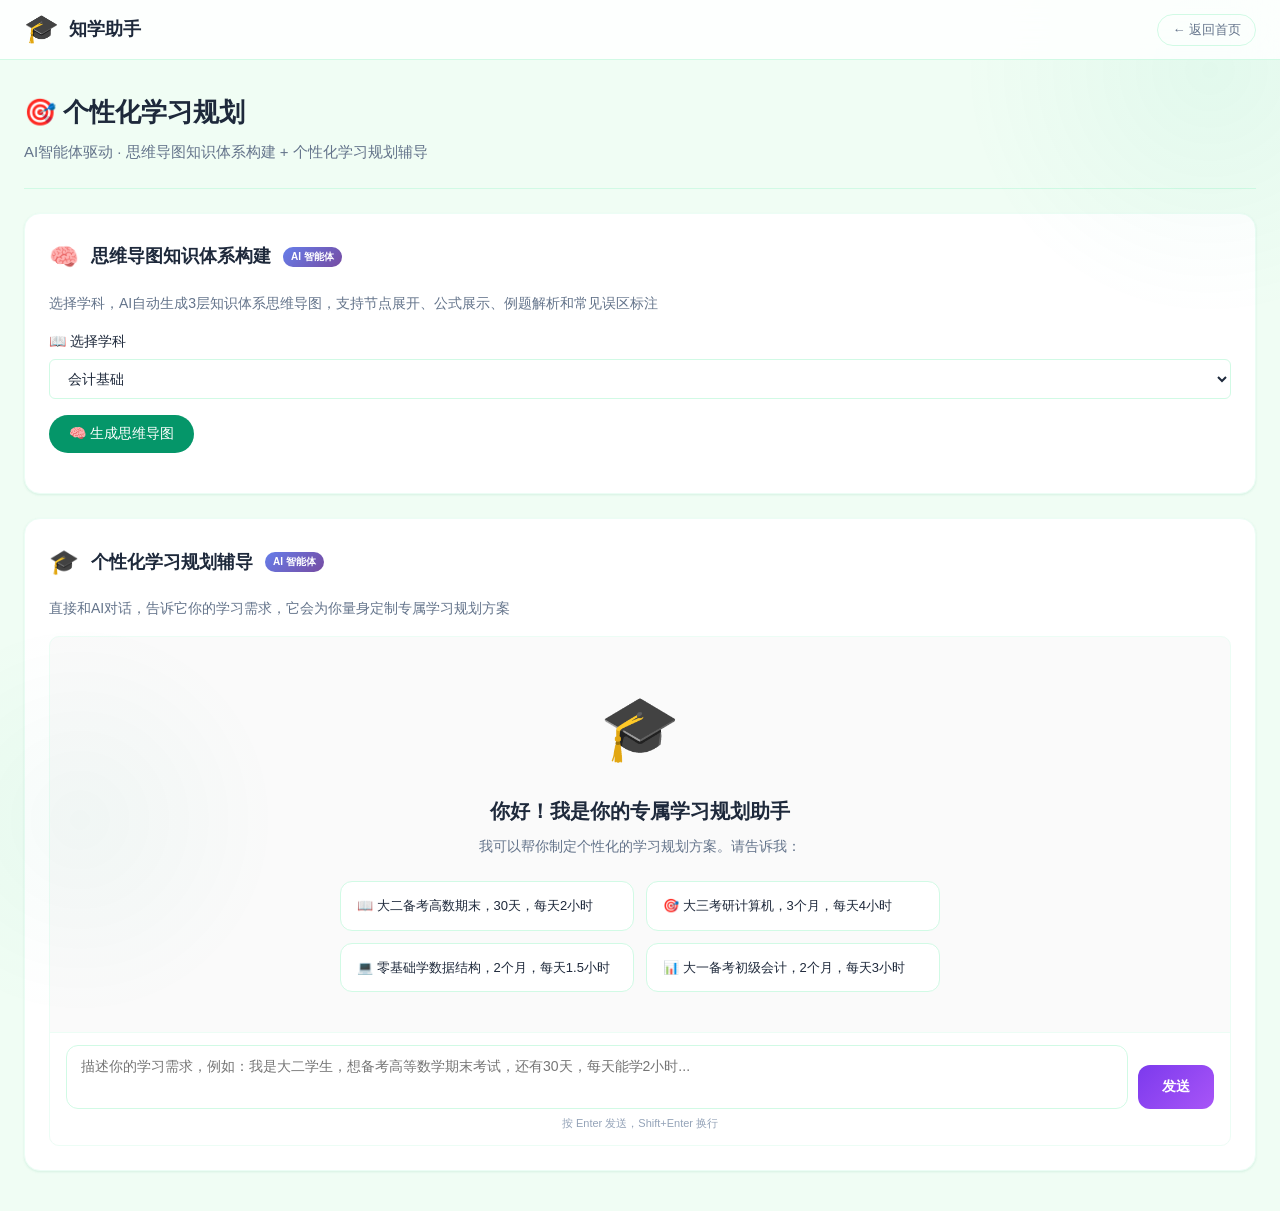
<file: pages/plan.html>
<!DOCTYPE html>
<html lang="zh-CN">
<head>
    <meta charset="UTF-8">
    <meta name="viewport" content="width=device-width, initial-scale=1.0">
    <meta http-equiv="Cache-Control" content="no-cache, no-store, must-revalidate">
    <meta http-equiv="Pragma" content="no-cache">
    <meta http-equiv="Expires" content="0">
    <title>个性化学习规划 - 知学助手</title>
    <link rel="stylesheet" href="../css/global.css?v=2">
    <link rel="stylesheet" href="../css/plan.css?v=3">
</head>
<body>
    <header class="topbar">
        <div class="topbar-inner">
            <div class="logo-area" onclick="window.location.href='../index.html'">
                <span class="logo-icon">🎓</span>
                <span class="logo-text">知学助手</span>
            </div>
            <div class="topbar-right">
                <button class="back-btn" onclick="window.location.href='../index.html'">← 返回首页</button>
            </div>
        </div>
    </header>

    <div class="subpage-container">
        <div class="subpage-header">
            <h1>🎯 个性化学习规划</h1>
            <p>AI智能体驱动 · 思维导图知识体系构建 + 个性化学习规划辅导</p>
        </div>

        <div class="subpage-body">
            <!-- ===== 智能体1: 思维导图知识体系构建 ===== -->
            <div class="card agent-card" id="mindmapAgentCard">
                <div class="card-header agent-header">
                    <span class="card-icon">🧠</span>
                    <h3>思维导图知识体系构建</h3>
                    <span class="badge badge-ai">AI 智能体</span>
                </div>
                <p style="color:var(--text-secondary);font-size:14px;margin-bottom:16px;">
                    选择学科，AI自动生成3层知识体系思维导图，支持节点展开、公式展示、例题解析和常见误区标注
                </p>

                <!-- 学科选择 -->
                <div class="form-row" style="margin-bottom:16px;">
                    <div class="form-group">
                        <label>📖 选择学科</label>
                        <select class="select" id="planSubject" onchange="onSubjectChange()">
                            <optgroup label="📊 财经类">
                                <option value="accounting">会计基础</option>
                                <option value="finance_basic">财经基础</option>
                                <option value="securities">证券投资</option>
                                <option value="fund">基金从业</option>
                                <option value="banking">银行业务</option>
                                <option value="tax">税务基础</option>
                                <option value="economics">经济学</option>
                            </optgroup>
                            <optgroup label="🔬 理工类">
                                <option value="math_advanced">高等数学</option>
                                <option value="linear_algebra">线性代数</option>
                                <option value="probability">概率论与数理统计</option>
                                <option value="physics">大学物理</option>
                                <option value="chemistry">大学化学</option>
                                <option value="cs_basics">计算机基础</option>
                                <option value="data_structure">数据结构与算法</option>
                                <option value="operating_system">操作系统</option>
                                <option value="network">计算机网络</option>
                                <option value="database">数据库原理</option>
                                <option value="software_eng">软件工程</option>
                                <option value="circuit">电路原理</option>
                                <option value="signal">信号与系统</option>
                                <option value="mechanics">理论力学</option>
                                <option value="material_mech">材料力学</option>
                                <option value="cad">机械制图/CAD</option>
                                <option value="thermodynamics">工程热力学</option>
                                <option value="automation">自动控制原理</option>
                                <option value="civil_eng">土木工程基础</option>
                                <option value="electronics">电子工程基础</option>
                                <option value="biology">普通生物学</option>
                                <option value="genetics">遗传学</option>
                                <option value="biochem">生物化学</option>
                                <option value="stats_advanced">统计学</option>
                                <option value="ai_basics">人工智能导论</option>
                                <option value="machine_learning">机器学习</option>
                            </optgroup>
                        </select>
                    </div>
                    <div class="form-group" style="display:flex;align-items:flex-end;">
                        <button class="btn btn-primary" onclick="generateMindmapOnly()">🧠 生成思维导图</button>
                    </div>
                </div>

                <!-- 思维导图 + AI助手并排布局 -->
                <div class="mindmap-layout" id="mindmapLayout" style="display:none;">
                    <div class="mindmap-main-panel">
                        <div class="mindmap-container" id="mindmapContainer"></div>
                    </div>
                    <div class="mindmap-ai-panel" id="mindmapAiPanel">
                        <div class="mindmap-ai-header">
                            <span class="mindmap-ai-icon">🤖</span>
                            <span class="mindmap-ai-title">AI 知识助手</span>
                            <span class="mindmap-ai-badge">Coze Bot</span>
                            <button class="mindmap-ai-toggle" onclick="toggleMindmapAi()" title="折叠/展开">−</button>
                        </div>
                        <div class="mindmap-ai-body" id="mindmapAiBody">
                            <div class="mindmap-ai-welcome">
                                <div class="mindmap-ai-welcome-icon">🤖</div>
                                <p>我是你的专属知识助手，基于思维导图知识点为你提供：</p>
                                <div class="mindmap-ai-features">
                                    <span>🔍 深度解析知识点</span>
                                    <span>📝 生成更多例题</span>
                                    <span>💡 学习方法建议</span>
                                    <span>❓ 随时提问答疑</span>
                                </div>
                            </div>
                            <div class="mindmap-ai-messages" id="mindmapAiMessages"></div>
                            <div class="mindmap-ai-quick-actions" id="mindmapAiQuickActions">
                                <button class="mindmap-ai-quick-btn" onclick="askMindmapAi('请帮我详细解释当前思维导图中的核心概念')">📖 解释核心概念</button>
                                <button class="mindmap-ai-quick-btn" onclick="askMindmapAi('请给我出3道与当前知识点相关的练习题')">📝 生成练习题</button>
                                <button class="mindmap-ai-quick-btn" onclick="askMindmapAi('请总结当前知识点的学习重点和记忆方法')">💡 学习建议</button>
                                <button class="mindmap-ai-quick-btn" onclick="askMindmapAi('请帮我梳理当前知识点的易错点和常见误区')">⚠️ 易错点分析</button>
                            </div>
                            <div class="mindmap-ai-input-row">
                                <input type="text" class="mindmap-ai-input" id="mindmapAiInput" placeholder="输入你的问题，AI知识助手为你解答..." onkeydown="if(event.key==='Enter')askMindmapAi()">
                                <button class="mindmap-ai-send-btn" onclick="askMindmapAi()">发送</button>
                            </div>
                        </div>
                    </div>
                </div>
            </div>

            <!-- ===== 智能体2: 个性化学习规划辅导（对话式） ===== -->
            <div class="card agent-card" id="plannerAgentCard">
                <div class="card-header agent-header">
                    <span class="card-icon">🎓</span>
                    <h3>个性化学习规划辅导</h3>
                    <span class="badge badge-ai">AI 智能体</span>
                </div>
                <p style="color:var(--text-secondary);font-size:14px;margin-bottom:16px;">
                    直接和AI对话，告诉它你的学习需求，它会为你量身定制专属学习规划方案
                </p>

                <!-- 对话式聊天界面 -->
                <div class="planner-chat-container" id="plannerChatContainer">
                    <!-- 欢迎消息 -->
                    <div class="planner-welcome" id="plannerWelcome">
                        <div class="planner-welcome-icon">🎓</div>
                        <h3>你好！我是你的专属学习规划助手</h3>
                        <p>我可以帮你制定个性化的学习规划方案。请告诉我：</p>
                        <div class="planner-suggestions">
                            <button class="planner-suggestion-btn" onclick="sendPlannerMessage('我是大二学生，想备考高等数学期末考试，还有30天，每天能学2小时，请帮我制定学习计划')">
                                📖 大二备考高数期末，30天，每天2小时
                            </button>
                            <button class="planner-suggestion-btn" onclick="sendPlannerMessage('我是大三学生，准备考研计算机，还有3个月，每天能学4小时，请帮我制定复习规划')">
                                🎯 大三考研计算机，3个月，每天4小时
                            </button>
                            <button class="planner-suggestion-btn" onclick="sendPlannerMessage('我想系统学习数据结构与算法，基础一般，希望2个月内掌握核心内容，每天1.5小时')">
                                💻 零基础学数据结构，2个月，每天1.5小时
                            </button>
                            <button class="planner-suggestion-btn" onclick="sendPlannerMessage('我是会计专业大一学生，想备考初级会计职称，还有2个月，每天能学3小时')">
                                📊 大一备考初级会计，2个月，每天3小时
                            </button>
                        </div>
                    </div>

                    <!-- 消息区域 -->
                    <div class="planner-messages" id="plannerMessages"></div>

                    <!-- 输入区域 -->
                    <div class="planner-input-area">
                        <div class="planner-input-row">
                            <textarea class="planner-input" id="plannerInput" placeholder="描述你的学习需求，例如：我是大二学生，想备考高等数学期末考试，还有30天，每天能学2小时..." onkeydown="if(event.key==='Enter' && !event.shiftKey){event.preventDefault();sendPlannerMessage();}"></textarea>
                            <button class="planner-send-btn" id="plannerSendBtn" onclick="sendPlannerMessage()">
                                <span>发送</span>
                            </button>
                        </div>
                        <div class="planner-input-hint">按 Enter 发送，Shift+Enter 换行</div>
                    </div>
                </div>
            </div>

        </div>
    </div>

    <script src="../js/plan.js"></script>
</body>
</html>
</file>
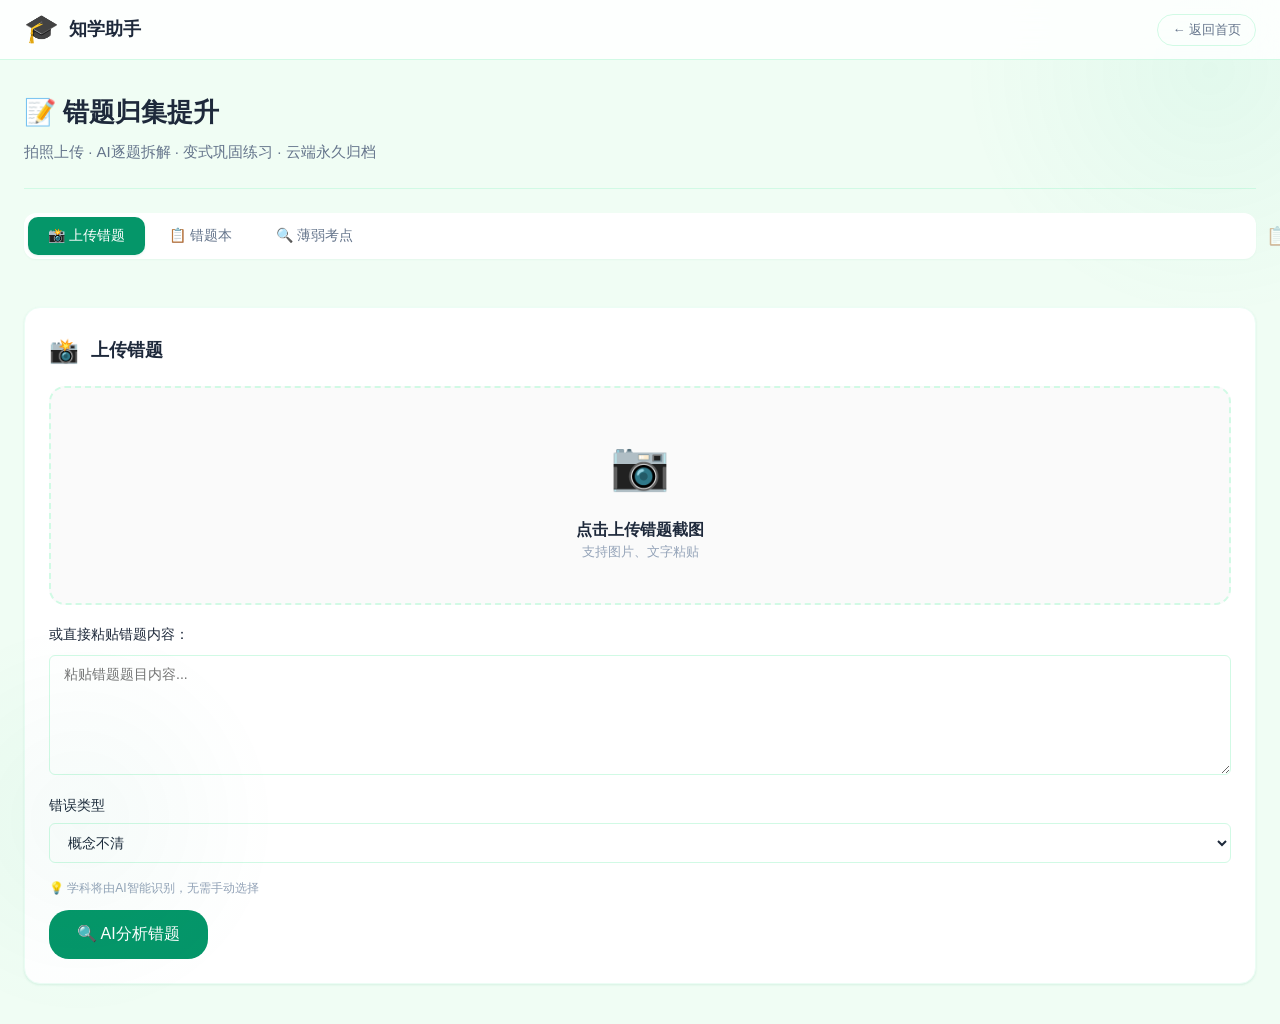
<file: pages/wrongbook.html>
<!DOCTYPE html>
<html lang="zh-CN">
<head>
    <meta charset="UTF-8">
    <meta name="viewport" content="width=device-width, initial-scale=1.0">
    <title>错题归集提升 - 知学助手</title>
    <link rel="stylesheet" href="../css/global.css">
    <link rel="stylesheet" href="../css/wrongbook.css">
</head>
<body>
    <header class="topbar">
        <div class="topbar-inner">
            <div class="logo-area" onclick="window.location.href='../index.html'">
                <span class="logo-icon">🎓</span>
                <span class="logo-text">知学助手</span>
            </div>
            <div class="topbar-right">
                <button class="back-btn" onclick="window.location.href='../index.html'">← 返回首页</button>
            </div>
        </div>
    </header>

    <div class="subpage-container">
        <div class="subpage-header">
            <h1>📝 错题归集提升</h1>
            <p>拍照上传 · AI逐题拆解 · 变式巩固练习 · 云端永久归档</p>
        </div>

        <div class="subpage-body">
            <!-- 功能区 -->
            <div class="wrongbook-tabs">
                <button class="wb-tab active" data-tab="upload">📸 上传错题</button>
                <button class="wb-tab" data-tab="list">📋 错题本</button>
                <button class="wb-tab" data-tab="review">🔍 薄弱考点</button>
            </div>

            <!-- Tab1: 上传错题 -->
            <div class="wb-panel active" id="panel-upload">
                <div class="card">
                    <div class="card-header">
                        <span class="card-icon">📸</span>
                        <h3>上传错题</h3>
                    </div>
                    <div class="upload-area" id="uploadArea">
                        <div class="upload-placeholder">
                            <div class="upload-icon">📷</div>
                            <p><strong>点击上传错题截图</strong></p>
                            <p style="color:var(--text-light);font-size:13px;">支持图片、文字粘贴</p>
                        </div>
                        <input type="file" id="fileInput" accept="image/*" style="display:none">
                    </div>
                    <div style="margin-top:16px">
                        <label style="font-size:14px;font-weight:500">或直接粘贴错题内容：</label>
                        <textarea class="textarea" id="wrongQuestionText" placeholder="粘贴错题题目内容..." style="margin-top:8px;min-height:120px"></textarea>
                        <div class="form-group" style="margin-top:12px;">
                            <label>错误类型</label>
                            <select class="select" id="wqErrorType">
                                <option value="concept">概念不清</option>
                                <option value="calculation">计算失误</option>
                                <option value="understanding">理解偏差</option>
                                <option value="careless">审题粗心</option>
                            </select>
                        </div>
                        <p style="font-size:12px;color:var(--text-light);margin-top:6px;">💡 学科将由AI智能识别，无需手动选择</p>
                        <button class="btn btn-primary btn-lg" onclick="analyzeWrongQuestion()" style="margin-top:12px">
                            🔍 AI分析错题
                        </button>
                    </div>
                </div>

                <!-- 分析结果 -->
                <div class="card analysis-card" id="analysisCard" style="display:none;">
                    <div class="card-header">
                        <span class="card-icon">🔬</span>
                        <h3>错题分析报告</h3>
                    </div>
                    <div id="analysisContent"></div>
                </div>

                <!-- 变式练习题 -->
                <div class="card variant-card" id="variantCard" style="display:none;">
                    <div class="card-header">
                        <span class="card-icon">🎯</span>
                        <h3>变式巩固练习（同考点3题）</h3>
                    </div>
                    <div id="variantContent"></div>
                    <div id="variantFeedback"></div>
                </div>
            </div>

            <!-- Tab2: 错题本 -->
            <div class="wb-panel" id="panel-list">
                <div class="card">
                    <div class="card-header">
                        <span class="card-icon">📋</span>
                        <h3>我的错题本</h3>
                        <span style="font-size:13px;color:var(--text-light);margin-left:auto" id="totalWrongCount">共 0 题</span>
                    </div>
                    <div id="wrongListContent">
                        <div style="text-align:center;padding:40px;color:var(--text-light)">
                            <p style="font-size:48px;margin-bottom:12px">📭</p>
                            <p>还没有错题记录，快去上传吧！</p>
                        </div>
                    </div>
                </div>
            </div>

            <!-- Tab3: 薄弱考点 -->
            <div class="wb-panel" id="panel-review">
                <div class="card">
                    <div class="card-header">
                        <span class="card-icon">🔍</span>
                        <h3>薄弱考点诊断</h3>
                        <span style="font-size:13px;color:var(--text-light);margin-left:auto">基于错题数据分析</span>
                    </div>
                    <div id="weakPointsContent">
                        <div style="text-align:center;padding:40px;color:var(--text-light)">
                            <p style="font-size:48px;margin-bottom:12px">📊</p>
                            <p>积累错题后，系统将自动分析薄弱考点</p>
                        </div>
                    </div>
                </div>
            </div>
        </div>
    </div>

    <script src="../js/wrongbook.js"></script>
</body>
</html>
</file>
<file: css/global.css>
/* ========== CSS 变量与重置 ========== */
:root {
    --primary: #059669;
    --primary-light: #10b981;
    --primary-dark: #047857;
    --primary-bg: #ecfdf5;
    --accent: #059669;
    --accent-light: #34d399;
    --success: #10b981;
    --success-bg: #ecfdf5;
    --warning: #f59e0b;
    --warning-bg: #fffbeb;
    --danger: #ef4444;
    --danger-bg: #fef2f2;
    --bg: #f0fdf4;
    --bg-card: #ffffff;
    --text-primary: #1e293b;
    --text-secondary: #64748b;
    --text-light: #94a3b8;
    --border: #d1fae5;
    --border-light: #ecfdf5;
    --radius: 16px;
    --radius-sm: 10px;
    --radius-xs: 6px;
    --shadow-sm: 0 1px 2px rgba(5,150,105,0.05);
    --shadow: 0 1px 3px rgba(5,150,105,0.08), 0 1px 2px rgba(5,150,105,0.04);
    --shadow-md: 0 4px 6px rgba(5,150,105,0.07), 0 2px 4px rgba(5,150,105,0.04);
    --shadow-lg: 0 10px 25px rgba(5,150,105,0.1), 0 4px 10px rgba(5,150,105,0.04);
    --shadow-xl: 0 20px 40px rgba(5,150,105,0.12);
    --transition: 0.25s cubic-bezier(0.4, 0, 0.2, 1);
}

* { margin: 0; padding: 0; box-sizing: border-box; }

body {
    font-family: -apple-system, BlinkMacSystemFont, 'Segoe UI', 'PingFang SC', 'Microsoft YaHei', 'Noto Sans SC', sans-serif;
    background: var(--bg);
    color: var(--text-primary);
    line-height: 1.6;
    -webkit-font-smoothing: antialiased;
    min-height: 100vh;
    position: relative;
}

/* ========== 全局装饰图案 ========== */
body::before {
    content: '';
    position: fixed;
    top: -180px;
    right: -180px;
    width: 500px;
    height: 500px;
    background: radial-gradient(circle, rgba(16,185,129,0.06) 0%, transparent 70%);
    pointer-events: none;
    z-index: 0;
}

body::after {
    content: '';
    position: fixed;
    bottom: -120px;
    left: -120px;
    width: 400px;
    height: 400px;
    background: radial-gradient(circle, rgba(5,150,105,0.04) 0%, transparent 70%);
    pointer-events: none;
    z-index: 0;
}

/* 页面装饰浮动图案 */
.page-decoration {
    position: fixed;
    pointer-events: none;
    z-index: 0;
    opacity: 0.07;
    font-size: 120px;
    user-select: none;
}
.deco-top-right { top: 20px; right: 40px; }
.deco-bottom-left { bottom: 40px; left: 30px; font-size: 90px; }
.deco-middle-right { top: 50%; right: 20px; font-size: 80px; transform: translateY(-50%); }

/* 卡片装饰 */
.card-decoration {
    position: absolute;
    pointer-events: none;
    font-size: 60px;
    opacity: 0.06;
    z-index: 0;
}
.card-deco-tr { top: -10px; right: -10px; }
.card-deco-bl { bottom: -10px; left: -10px; font-size: 45px; }

/* 分割线装饰 */
.section-divider {
    display: flex;
    align-items: center;
    justify-content: center;
    gap: 12px;
    margin: 32px 0;
    color: var(--primary-light);
    font-size: 13px;
    opacity: 0.5;
}
.section-divider::before,
.section-divider::after {
    content: '';
    flex: 1;
    height: 1px;
    background: linear-gradient(90deg, transparent, var(--primary-light), transparent);
    max-width: 200px;
}

/* 叶形装饰小图标动画 */
@keyframes floatLeaf {
    0%, 100% { transform: translateY(0) rotate(0deg); }
    25% { transform: translateY(-6px) rotate(3deg); }
    75% { transform: translateY(4px) rotate(-3deg); }
}

.float-icon {
    display: inline-block;
    animation: floatLeaf 4s ease-in-out infinite;
    pointer-events: none;
}
.float-icon.delay-1 { animation-delay: 1s; }
.float-icon.delay-2 { animation-delay: 2s; }
.float-icon.delay-3 { animation-delay: 3s; }

/* ========== 通用滚动条 ========== */
::-webkit-scrollbar { width: 6px; height: 6px; }
::-webkit-scrollbar-track { background: transparent; }
::-webkit-scrollbar-thumb { background: #cbd5e1; border-radius: 3px; }
::-webkit-scrollbar-thumb:hover { background: #94a3b8; }

/* ========== 顶部导航 ========== */
.topbar {
    background: rgba(255,255,255,0.85);
    backdrop-filter: blur(20px);
    -webkit-backdrop-filter: blur(20px);
    border-bottom: 1px solid var(--border);
    position: sticky;
    top: 0;
    z-index: 100;
    height: 60px;
}

.topbar-inner {
    max-width: 1280px;
    margin: 0 auto;
    padding: 0 24px;
    height: 100%;
    display: flex;
    align-items: center;
    justify-content: space-between;
}

.logo-area {
    display: flex;
    align-items: center;
    gap: 10px;
    cursor: pointer;
}

.logo-icon { font-size: 28px; }
.logo-text { font-size: 18px; font-weight: 700; color: var(--text-primary); }

.topbar-right {
    display: flex;
    align-items: center;
    gap: 16px;
}

.user-badge {
    padding: 6px 14px;
    background: var(--primary-bg);
    border-radius: 20px;
    font-size: 13px;
    color: var(--primary);
    font-weight: 500;
    position: relative;
}
.user-badge::after {
    content: '🍀';
    position: absolute;
    top: -8px;
    right: -6px;
    font-size: 12px;
    opacity: 0.5;
}

.back-btn {
    display: flex;
    align-items: center;
    gap: 6px;
    padding: 6px 14px;
    background: none;
    border: 1.5px solid var(--border);
    border-radius: 20px;
    cursor: pointer;
    font-size: 13px;
    color: var(--text-secondary);
    transition: all var(--transition);
    font-family: inherit;
}
.back-btn:hover {
    border-color: var(--primary);
    color: var(--primary);
    background: var(--primary-bg);
}

/* ========== 子模块页面布局 ========== */
.subpage-container {
    max-width: 1280px;
    margin: 0 auto;
    padding: 0 24px;
    min-height: calc(100vh - 60px);
}

.subpage-header {
    padding: 32px 0 24px;
    border-bottom: 1px solid var(--border);
    margin-bottom: 24px;
}

.subpage-header h1 {
    font-size: 26px;
    font-weight: 700;
    margin-bottom: 6px;
}

.subpage-header p {
    color: var(--text-secondary);
    font-size: 15px;
}

.subpage-body {
    display: flex;
    flex-direction: column;
    gap: 24px;
    padding-bottom: 40px;
}

/* ========== 通用卡片 ========== */
.card {
    background: var(--bg-card);
    border-radius: var(--radius);
    padding: 24px;
    box-shadow: var(--shadow);
    border: 1px solid var(--border-light);
    transition: all var(--transition);
}

.card:hover {
    box-shadow: var(--shadow-md);
}

.card-header {
    display: flex;
    align-items: center;
    gap: 12px;
    margin-bottom: 16px;
}

.card-header .card-icon { font-size: 24px; }
.card-header h3 { font-size: 18px; font-weight: 600; }

/* ========== 通用按钮 ========== */
.btn {
    display: inline-flex;
    align-items: center;
    gap: 8px;
    padding: 10px 20px;
    border-radius: 20px;
    border: none;
    cursor: pointer;
    font-size: 14px;
    font-weight: 500;
    font-family: inherit;
    transition: all var(--transition);
}

.btn-primary {
    background: var(--primary);
    color: #fff;
}
.btn-primary:hover { background: var(--primary-dark); transform: translateY(-1px); box-shadow: var(--shadow-md); }

.btn-outline {
    background: #fff;
    border: 1.5px solid var(--border);
    color: var(--text-primary);
}
.btn-outline:hover { border-color: var(--primary); color: var(--primary); }

.btn-accent {
    background: var(--accent);
    color: #fff;
}
.btn-accent:hover { background: #7c3aed; }

.btn-success {
    background: var(--success);
    color: #fff;
}
.btn-success:hover { background: #059669; }

.btn-sm { padding: 6px 14px; font-size: 13px; }
.btn-lg { padding: 14px 28px; font-size: 16px; }

/* ========== 通用表单 ========== */
.form-group { margin-bottom: 16px; }
.form-group label { display: block; font-size: 14px; font-weight: 500; margin-bottom: 6px; color: var(--text-primary); }
.form-group .hint { font-size: 12px; color: var(--text-light); margin-top: 4px; }

.input, .select, .textarea {
    width: 100%;
    padding: 10px 14px;
    border: 1.5px solid var(--border);
    border-radius: var(--radius-xs);
    font-size: 14px;
    font-family: inherit;
    color: var(--text-primary);
    background: #fff;
    transition: border-color var(--transition);
    outline: none;
}
.input:focus, .select:focus, .textarea:focus { border-color: var(--primary); box-shadow: 0 0 0 3px rgba(5,150,105,0.1); }
.textarea { resize: vertical; min-height: 100px; }

/* ========== 通用标签 ========== */
.tag {
    display: inline-block;
    padding: 3px 10px;
    border-radius: 12px;
    font-size: 12px;
    font-weight: 500;
}
.tag-blue { background: #dbeafe; color: #1d4ed8; }
.tag-green { background: #d1fae5; color: #065f46; }
.tag-yellow { background: #fef3c7; color: #92400e; }
.tag-red { background: #fee2e2; color: #991b1b; }
.tag-purple { background: #ede9fe; color: #6d28d9; }

/* ========== 聊天消息（子模块复用） ========== */
.chat-area {
    display: flex;
    flex-direction: column;
    height: calc(100vh - 280px);
    min-height: 400px;
}

.chat-messages {
    flex: 1;
    overflow-y: auto;
    padding: 16px 0;
    display: flex;
    flex-direction: column;
    gap: 16px;
}

.msg {
    display: flex;
    gap: 10px;
    animation: fadeIn 0.3s ease;
}
.msg.user { flex-direction: row-reverse; }
.msg-avatar {
    width: 36px; height: 36px;
    border-radius: 50%;
    display: flex; align-items: center; justify-content: center;
    font-size: 18px; flex-shrink: 0;
}
.msg.bot .msg-avatar { background: #d1fae5; }
.msg.user .msg-avatar { background: #a7f3d0; }
.msg-content {
    max-width: 75%;
    background: #fff;
    border-radius: var(--radius-sm);
    padding: 14px 18px;
    box-shadow: var(--shadow-sm);
    line-height: 1.7;
    font-size: 14px;
}
.msg.user .msg-content { background: var(--primary); color: #fff; }
.msg-content h4 { margin: 10px 0 6px; font-size: 15px; }
.msg-content ul, .msg-content ol { margin: 6px 0; padding-left: 20px; }
.msg-content li { margin: 3px 0; }

.chat-input-area {
    display: flex;
    gap: 8px;
    padding: 12px 0;
    border-top: 1px solid var(--border);
}
.chat-input-area textarea {
    flex: 1;
    padding: 10px 14px;
    border: 1.5px solid var(--border);
    border-radius: var(--radius-sm);
    resize: none;
    font-family: inherit;
    font-size: 14px;
    outline: none;
    transition: border-color var(--transition);
    min-height: 44px;
    max-height: 120px;
}
.chat-input-area textarea:focus { border-color: var(--primary); }

/* ========== 消息内容组件 ========== */
.info-box {
    background: #d1fae5;
    border-left: 4px solid var(--primary);
    padding: 12px 16px;
    border-radius: 0 var(--radius-xs) var(--radius-xs) 0;
    margin: 10px 0;
    font-size: 13px;
}
.success-box {
    background: #d1fae5;
    border-left: 4px solid var(--success);
    padding: 12px 16px;
    border-radius: 0 var(--radius-xs) var(--radius-xs) 0;
    margin: 10px 0;
    font-size: 13px;
}
.warning-box {
    background: #fef3c7;
    border-left: 4px solid var(--warning);
    padding: 12px 16px;
    border-radius: 0 var(--radius-xs) var(--radius-xs) 0;
    margin: 10px 0;
    font-size: 13px;
}
.danger-box {
    background: #fef2f2;
    border-left: 4px solid var(--danger);
    padding: 12px 16px;
    border-radius: 0 var(--radius-xs) var(--radius-xs) 0;
    margin: 10px 0;
    font-size: 13px;
}

.progress-bar {
    width: 100%;
    height: 8px;
    background: #e2e8f0;
    border-radius: 4px;
    overflow: hidden;
    margin: 8px 0;
}
.progress-fill {
    height: 100%;
    border-radius: 4px;
    background: linear-gradient(90deg, var(--primary), var(--primary-light));
    transition: width 0.6s ease;
}
.progress-fill.green { background: var(--success); }
.progress-fill.yellow { background: var(--warning); }
.progress-fill.red { background: var(--danger); }

/* 打字动画 */
.typing-dots {
    display: flex; gap: 4px; padding: 8px 0;
}
.typing-dots span {
    width: 8px; height: 8px;
    border-radius: 50%;
    background: var(--text-light);
    animation: bounce 1.4s infinite;
}
.typing-dots span:nth-child(2) { animation-delay: 0.2s; }
.typing-dots span:nth-child(3) { animation-delay: 0.4s; }

@keyframes bounce {
    0%, 60%, 100% { opacity: 0.3; transform: translateY(0); }
    30% { opacity: 1; transform: translateY(-4px); }
}

@keyframes fadeIn {
    from { opacity: 0; transform: translateY(8px); }
    to { opacity: 1; transform: translateY(0); }
}

/* ========== 全局 Badge 标签 ========== */
.badge {
    display: inline-block;
    padding: 2px 8px;
    border-radius: 10px;
    font-size: 11px;
    font-weight: 600;
}

.badge-new {
    background: #ede9fe;
    color: #6d28d9;
}

.badge-hot {
    background: #fee2e2;
    color: #991b1b;
}

.badge-ai {
    background: #dbeafe;
    color: #1e40af;
}

/* ========== 全局 .input 样式 ========== */
.input {
    width: 100%;
    padding: 10px 14px;
    border: 1.5px solid var(--border);
    border-radius: var(--radius-xs);
    font-size: 14px;
    font-family: inherit;
    transition: all var(--transition);
    box-sizing: border-box;
    background: #fff;
}

.input:focus {
    outline: none;
    border-color: var(--primary);
    box-shadow: 0 0 0 3px rgba(5,150,105,0.1);
}

/* ========== 成功/信息提示框 ========== */
.success-box {
    background: #ecfdf5;
    border: 1px solid #a7f3d0;
    border-radius: var(--radius-sm);
    padding: 16px;
    font-size: 14px;
    color: #065f46;
}

.info-box {
    background: #eff6ff;
    border: 1px solid #bfdbfe;
    border-radius: var(--radius-sm);
    padding: 16px;
    font-size: 14px;
    color: #1e40af;
}

/* ========== 响应式 ========== */
@media (max-width: 768px) {
    .subpage-container { padding: 0 16px; }
    .msg-content { max-width: 85%; }
    .chat-area { height: calc(100vh - 250px); }
}
</file>
<file: css/home.css>
/* ========== 首页专属样式 ========== */

.home-main {
    max-width: 1280px;
    margin: 0 auto;
    padding: 0 24px;
    position: relative;
    z-index: 1;
}

/* Hero 区域 */
.hero-section {
    position: relative;
    text-align: center;
    padding: 60px 0 50px;
    overflow: hidden;
}

.hero-bg {
    position: absolute;
    top: -50%;
    left: 50%;
    transform: translateX(-50%);
    width: 800px;
    height: 800px;
    background: radial-gradient(circle, rgba(16,185,129,0.08) 0%, transparent 70%);
    pointer-events: none;
}

/* Hero 装饰图案 */
.hero-deco {
    position: absolute;
    pointer-events: none;
    font-size: 60px;
    opacity: 0.08;
}
.hero-deco-1 { top: 10px; left: 5%; animation: floatLeaf 5s ease-in-out infinite; }
.hero-deco-2 { top: 40px; right: 8%; font-size: 50px; animation: floatLeaf 4.5s ease-in-out 1s infinite; }
.hero-deco-3 { bottom: 20px; left: 12%; font-size: 40px; animation: floatLeaf 6s ease-in-out 2s infinite; }
.hero-deco-4 { bottom: 30px; right: 5%; font-size: 55px; animation: floatLeaf 5.5s ease-in-out 0.5s infinite; }
.hero-deco-5 { top: 60%; left: 50%; font-size: 35px; transform: translate(-50%, -50%); animation: floatLeaf 7s ease-in-out 1.5s infinite; }

.hero-content {
    position: relative;
    z-index: 1;
}

.hero-title {
    font-size: 40px;
    font-weight: 800;
    line-height: 1.3;
    margin-bottom: 16px;
    letter-spacing: -0.5px;
}

.gradient-text {
    background: linear-gradient(135deg, #059669 0%, #10b981 40%, #34d399 70%, #6ee7b7 100%);
    -webkit-background-clip: text;
    -webkit-text-fill-color: transparent;
    background-clip: text;
}

.hero-desc {
    font-size: 17px;
    color: var(--text-secondary);
    margin-bottom: 32px;
}

.hero-stats {
    display: flex;
    justify-content: center;
    gap: 40px;
}

.stat-item {
    display: flex;
    flex-direction: column;
    align-items: center;
}

.stat-num {
    font-size: 32px;
    font-weight: 800;
    color: var(--primary);
    line-height: 1;
}

.stat-label {
    font-size: 13px;
    color: var(--text-light);
    margin-top: 4px;
}

/* 模块区域 */
.modules-section {
    padding: 20px 0 60px;
}

.section-title {
    text-align: center;
    font-size: 28px;
    font-weight: 700;
    margin-bottom: 8px;
}

.section-subtitle {
    text-align: center;
    color: var(--text-secondary);
    margin-bottom: 36px;
    font-size: 15px;
}

/* 三大模块卡片网格 */
.module-cards {
    display: grid;
    grid-template-columns: repeat(3, 1fr);
    gap: 24px;
}

.module-card {
    position: relative;
    background: var(--bg-card);
    border-radius: 20px;
    padding: 32px;
    cursor: pointer;
    border: 1px solid var(--border-light);
    transition: all 0.35s cubic-bezier(0.4, 0, 0.2, 1);
    overflow: hidden;
    display: flex;
    flex-direction: column;
}

.module-card:hover {
    transform: translateY(-6px);
    box-shadow: var(--shadow-xl);
}

.card-glow {
    position: absolute;
    top: 0;
    left: 0;
    right: 0;
    height: 4px;
    opacity: 0;
    transition: opacity 0.35s;
}

.module-card:hover .card-glow { opacity: 1; }

.card-paper .card-glow { background: linear-gradient(90deg, #7c3aed, #8b5cf6, #a78bfa); }
.card-plan .card-glow { background: linear-gradient(90deg, #059669, #10b981, #34d399); }
.card-interview .card-glow { background: linear-gradient(90deg, #047857, #059669, #10b981); }

.card-icon-wrap {
    width: 56px;
    height: 56px;
    border-radius: 16px;
    display: flex;
    align-items: center;
    justify-content: center;
    margin-bottom: 20px;
    position: relative;
}

.card-paper .card-icon-wrap { background: linear-gradient(135deg, #ede9fe, #ddd6fe); }
.card-plan .card-icon-wrap { background: linear-gradient(135deg, #d1fae5, #a7f3d0); }
.card-interview .card-icon-wrap { background: linear-gradient(135deg, #ecfdf5, #d1fae5); }

/* 卡片角标装饰 */
.card-icon-wrap::after {
    content: '✦';
    position: absolute;
    top: -6px;
    right: -6px;
    font-size: 14px;
    color: var(--primary);
    opacity: 0.6;
}

.card-icon { font-size: 28px; }

.card-body { flex: 1; }

.card-body h3 {
    font-size: 20px;
    font-weight: 700;
    margin-bottom: 8px;
}

.card-body p {
    color: var(--text-secondary);
    font-size: 14px;
    margin-bottom: 16px;
}

.card-features {
    display: flex;
    flex-wrap: wrap;
    gap: 6px;
}

.feature-tag {
    padding: 4px 10px;
    border-radius: 12px;
    font-size: 12px;
    font-weight: 500;
}

.card-paper .feature-tag { background: #ede9fe; color: #6d28d9; }
.card-plan .feature-tag { background: #ecfdf5; color: #059669; }
.card-interview .feature-tag { background: #ecfdf5; color: #059669; }

.card-footer {
    margin-top: 20px;
    padding-top: 16px;
    border-top: 1px solid var(--border-light);
}

.enter-btn {
    font-size: 14px;
    font-weight: 600;
    color: var(--primary);
    transition: all var(--transition);
}

.module-card:hover .enter-btn {
    letter-spacing: 1px;
}

.card-paper:hover .enter-btn { color: #6d28d9; }
.card-plan:hover .enter-btn { color: #047857; }
.card-interview:hover .enter-btn { color: #047857; }

/* 底部 */
.home-footer {
    text-align: center;
    padding: 30px 0;
    color: var(--text-light);
    font-size: 13px;
}

/* ========== 响应式 ========== */
@media (max-width: 768px) {
    .hero-title { font-size: 28px; }
    .hero-stats { gap: 20px; flex-wrap: wrap; }
    .stat-num { font-size: 24px; }
    .module-cards { grid-template-columns: repeat(2, 1fr); }
    .module-card { padding: 24px; }
}

@media (max-width: 480px) {
    .hero-title { font-size: 24px; }
    .hero-desc { font-size: 14px; }
    .module-cards { grid-template-columns: 1fr; }
}
</file>
<file: css/interview.css>
/* ========== AI模拟面试模块样式 ========== */

/* 场景选择卡片 */
.interview-scenes {
    display: grid;
    grid-template-columns: repeat(4, 1fr);
    gap: 12px;
    margin-bottom: 24px;
}

.scene-card {
    padding: 16px;
    border-radius: var(--radius-sm);
    border: 2px solid var(--border);
    background: #fff;
    cursor: pointer;
    text-align: center;
    transition: all var(--transition);
}

.scene-card:hover {
    border-color: var(--primary);
    background: var(--primary-bg);
}

.scene-card.active {
    border-color: var(--primary);
    background: #d1fae5;
    box-shadow: 0 0 0 3px rgba(5,150,105,0.1);
}

.scene-icon { font-size: 28px; margin-bottom: 6px; }
.scene-card h4 { font-size: 14px; margin-bottom: 2px; }
.scene-card p { font-size: 12px; color: var(--text-light); }

.scene-panel { display: none; }
.scene-panel.active { display: block; }

/* 简历上传 */
.upload-resume-area {
    border: 2px dashed var(--border);
    border-radius: var(--radius-sm);
    padding: 16px;
    text-align: center;
    cursor: pointer;
    color: var(--text-secondary);
    font-size: 14px;
    transition: all var(--transition);
}

.upload-resume-area:hover {
    border-color: var(--primary);
    background: var(--primary-bg);
}

/* 面试类型卡片 */
.interview-types {
    display: grid;
    grid-template-columns: repeat(4, 1fr);
    gap: 12px;
}

.itype-card {
    display: flex;
    flex-direction: column;
    align-items: center;
    gap: 6px;
    padding: 20px 12px;
    border: 2px solid var(--border);
    border-radius: var(--radius-sm);
    background: #fff;
    cursor: pointer;
    transition: all var(--transition);
    font-family: inherit;
    text-align: center;
}

.itype-card:hover {
    border-color: var(--primary);
    background: var(--primary-bg);
    transform: translateY(-2px);
    box-shadow: var(--shadow-md);
}

.itype-icon { font-size: 28px; }
.itype-name { font-size: 14px; font-weight: 600; }
.itype-desc { font-size: 11px; color: var(--text-light); }

/* 面试对话 */
.interview-chat-card { border: 2px solid #d1fae5; }

.question-counter {
    font-size: 13px;
    color: var(--primary);
    font-weight: 500;
    margin-left: auto;
    background: var(--primary-bg);
    padding: 4px 12px;
    border-radius: 12px;
}

.interview-actions {
    display: flex;
    gap: 8px;
    padding-top: 12px;
    border-top: 1px solid var(--border-light);
    flex-wrap: wrap;
}

/* 评分报告 */
.score-card { border: 2px solid var(--primary-bg); }

.score-dimensions {
    display: flex;
    flex-direction: column;
    gap: 16px;
    margin: 16px 0;
}

.score-dim {
    display: flex;
    align-items: center;
    gap: 12px;
}

.score-dim .dim-name {
    width: 100px;
    font-size: 14px;
    font-weight: 500;
    flex-shrink: 0;
}

.score-dim .dim-bar-wrap {
    flex: 1;
    height: 8px;
    background: #e2e8f0;
    border-radius: 4px;
    overflow: hidden;
}

.score-dim .dim-bar {
    height: 100%;
    border-radius: 4px;
    transition: width 0.8s ease;
}

.score-dim .dim-score {
    width: 40px;
    text-align: right;
    font-weight: 700;
    font-size: 16px;
    flex-shrink: 0;
}

.score-summary {
    background: #ecfdf5;
    border-radius: var(--radius-sm);
    padding: 16px;
    margin-top: 16px;
}

.score-summary h4 { margin-bottom: 8px; }

/* 考证复试 */
.exam-interview-types {
    display: flex;
    flex-wrap: wrap;
    gap: 10px;
}

/* 联动功能 */
.linked-features {
    display: grid;
    grid-template-columns: repeat(3, 1fr);
    gap: 16px;
}

.linked-card {
    padding: 20px;
    border: 2px solid var(--border);
    border-radius: var(--radius-sm);
    cursor: pointer;
    transition: all var(--transition);
    background: #fff;
}

.linked-card:hover {
    border-color: var(--primary);
    box-shadow: var(--shadow-md);
    transform: translateY(-2px);
}

.linked-card h4 { font-size: 15px; margin-bottom: 6px; }
.linked-card p { font-size: 13px; color: var(--text-secondary); }

/* 拓展面试 */
.extend-features {
    display: grid;
    grid-template-columns: repeat(2, 1fr);
    gap: 16px;
}

.extend-card {
    padding: 24px;
    border: 2px solid var(--border);
    border-radius: var(--radius-sm);
    text-align: center;
    transition: all var(--transition);
    cursor: pointer;
    background: #fff;
}

.extend-card:hover {
    border-color: var(--primary);
    box-shadow: var(--shadow-lg);
    transform: translateY(-4px);
}

.extend-icon { font-size: 40px; margin-bottom: 12px; }
.extend-card h4 { font-size: 16px; margin-bottom: 8px; }
.extend-card p { font-size: 13px; color: var(--text-secondary); margin-bottom: 16px; }

/* 语音按钮 */
#btnVoice {
    position: relative;
}

#btnVoice.recording {
    animation: pulse 1s infinite;
    background: var(--danger);
    color: #fff;
}

@keyframes pulse {
    0%, 100% { box-shadow: 0 0 0 0 rgba(239,68,68,0.4); }
    50% { box-shadow: 0 0 0 10px rgba(239,68,68,0); }
}

/* 打字机效果指示器 */
.typing-indicator {
    display: flex;
    align-items: center;
    gap: 4px;
    padding: 12px 16px;
    min-width: 60px;
}

.typing-indicator span {
    width: 8px;
    height: 8px;
    background: var(--text-light);
    border-radius: 50%;
    animation: typingBounce 1.4s infinite ease-in-out;
}

.typing-indicator span:nth-child(1) { animation-delay: 0s; }
.typing-indicator span:nth-child(2) { animation-delay: 0.2s; }
.typing-indicator span:nth-child(3) { animation-delay: 0.4s; }

@keyframes typingBounce {
    0%, 60%, 100% { transform: translateY(0); opacity: 0.4; }
    30% { transform: translateY(-8px); opacity: 1; }
}

/* 追问消息高亮 */
.msg.follow-up .msg-content {
    border-left: 3px solid var(--warning);
    background: #fffbeb;
}

/* 场景卡片hover增强 */
.scene-card {
    position: relative;
    overflow: hidden;
}

.scene-card::after {
    content: '';
    position: absolute;
    bottom: 0;
    left: 0;
    right: 0;
    height: 3px;
    background: var(--primary);
    transform: scaleX(0);
    transition: transform 0.3s ease;
}

.scene-card:hover::after,
.scene-card.active::after {
    transform: scaleX(1);
}

/* 面试类型卡片增强 */
.itype-card {
    position: relative;
    overflow: hidden;
}

.itype-card::before {
    content: '';
    position: absolute;
    top: 0;
    left: 0;
    right: 0;
    bottom: 0;
    background: linear-gradient(135deg, rgba(5,150,105,0.05), transparent);
    opacity: 0;
    transition: opacity 0.3s;
}

.itype-card:hover::before {
    opacity: 1;
}

/* 消息入场动画 */
.msg {
    animation: msgSlideIn 0.3s ease-out;
}

@keyframes msgSlideIn {
    from {
        opacity: 0;
        transform: translateY(12px);
    }
    to {
        opacity: 1;
        transform: translateY(0);
    }
}

/* 评分报告动画 */
.score-dim .dim-bar {
    transition: width 1s cubic-bezier(0.4, 0, 0.2, 1);
}

/* 面试进行中状态指示 */
.interview-chat-card .card-header {
    position: relative;
}

.interview-chat-card .card-header::after {
    content: '';
    display: inline-block;
    width: 8px;
    height: 8px;
    background: var(--success);
    border-radius: 50%;
    margin-left: 8px;
    animation: statusPulse 2s infinite;
}

@keyframes statusPulse {
    0%, 100% { opacity: 1; }
    50% { opacity: 0.3; }
}

/* 回答分析反馈标签 */
.answer-feedback-tag {
    display: inline-block;
    padding: 2px 8px;
    border-radius: 10px;
    font-size: 11px;
    font-weight: 600;
    margin-left: 8px;
}

.answer-feedback-tag.excellent {
    background: #d1fae5;
    color: #065f46;
}

.answer-feedback-tag.good {
    background: #dbeafe;
    color: #1e40af;
}

.answer-feedback-tag.medium {
    background: #fef3c7;
    color: #92400e;
}

.answer-feedback-tag.low {
    background: #fee2e2;
    color: #991b1b;
}

/* 场景面板切换动画 */
.scene-panel.active {
    animation: panelFadeIn 0.4s ease-out;
}

@keyframes panelFadeIn {
    from {
        opacity: 0;
        transform: translateY(10px);
    }
    to {
        opacity: 1;
        transform: translateY(0);
    }
}

/* ========== AI备战材料样式 ========== */
.prep-material-card {
    border: 2px solid #c7d2fe;
    background: linear-gradient(135deg, #faf5ff, #eef2ff);
}

.prep-material-card .card-header {
    display: flex;
    align-items: center;
    gap: 8px;
}

.agent-thinking {
    padding: 16px;
    background: #eef2ff;
    border-radius: 10px;
    text-align: center;
    font-size: 14px;
    color: #4338ca;
    animation: pulse 1.5s infinite;
}

.prep-material-package {
    display: flex;
    flex-direction: column;
    gap: 16px;
}

.prep-section {
    background: #fff;
    border-radius: 12px;
    padding: 18px;
    border: 1px solid var(--border-light);
}

.prep-section h4 {
    font-size: 16px;
    margin-bottom: 12px;
    padding-bottom: 8px;
    border-bottom: 2px solid #ede9fe;
    color: #5b21b6;
}

.prep-outline ul,
.prep-knowledge ul,
.prep-frontier ul {
    padding-left: 18px;
    font-size: 13px;
    color: var(--text-secondary);
    line-height: 2;
}

.prep-questions {
    display: flex;
    flex-direction: column;
    gap: 12px;
}

.prep-q-item {
    display: flex;
    gap: 12px;
    padding: 12px;
    background: #faf5ff;
    border-radius: 8px;
    border-left: 3px solid #8b5cf6;
}

.prep-q-num {
    width: 32px;
    height: 32px;
    background: #8b5cf6;
    color: #fff;
    border-radius: 50%;
    display: flex;
    align-items: center;
    justify-content: center;
    font-weight: 700;
    font-size: 13px;
    flex-shrink: 0;
}

.prep-q-item strong {
    display: block;
    font-size: 14px;
    color: var(--text-primary);
    margin-bottom: 4px;
}

.prep-q-item p {
    font-size: 12px;
    color: var(--text-light);
    margin: 0;
}

/* 答题框架提示 */
.prep-answer-hint {
    margin-top: 6px !important;
    padding: 6px 10px;
    background: #eff6ff;
    border-radius: 6px;
    font-size: 12px !important;
    color: #1e40af !important;
    line-height: 1.6;
}

/* 面试准备Checklist */
.prep-checklist {
    background: #f0fdf4;
    border-radius: 8px;
    padding: 14px;
    border: 1px solid #bbf7d0;
}

.prep-self-intro {
    background: #fefce8;
    border-radius: 8px;
    padding: 14px;
}

.prep-intro-template {
    background: #fff;
    border-radius: 8px;
    padding: 14px;
    font-size: 14px;
    line-height: 2;
    color: var(--text-primary);
    border: 1px solid #fde68a;
}

.prep-frontier ul li {
    margin-bottom: 4px;
}

/* ========== LLM 追问标签 ========== */
.follow-up-tag {
    display: inline-block;
    padding: 2px 10px;
    border-radius: 12px;
    font-size: 11px;
    font-weight: 700;
    background: #dbeafe;
    color: #1e40af;
    margin-right: 6px;
}

.pressure-tag {
    display: inline-block;
    padding: 2px 10px;
    border-radius: 12px;
    font-size: 11px;
    font-weight: 700;
    background: #fee2e2;
    color: #991b1b;
    margin-right: 6px;
    animation: pressurePulse 1s infinite;
}

@keyframes pressurePulse {
    0%, 100% { opacity: 1; }
    50% { opacity: 0.6; }
}

/* ========== 智能教学标签 ========== */
.teaching-tag {
    display: inline-block;
    padding: 3px 12px;
    border-radius: 12px;
    font-size: 12px;
    font-weight: 700;
    background: linear-gradient(135deg, #d1fae5, #a7f3d0);
    color: #065f46;
    margin-right: 6px;
}

/* Badge */
.badge {
    display: inline-block;
    padding: 2px 8px;
    border-radius: 10px;
    font-size: 11px;
    font-weight: 600;
}

.badge-new {
    background: #ede9fe;
    color: #6d28d9;
}

/* 智能体状态指示 */
.agent-status-bar {
    display: flex;
    align-items: center;
    gap: 8px;
    padding: 8px 14px;
    background: #f8fafc;
    border-radius: 8px;
    margin-bottom: 16px;
    font-size: 12px;
    color: var(--text-secondary);
}

.agent-status-dot {
    width: 8px;
    height: 8px;
    border-radius: 50%;
    background: var(--success);
    animation: statusPulse 2s infinite;
}

/* ========== AI智能体配置面板样式 ========== */
.agent-config-card {
    background: linear-gradient(135deg, #f0fdf4 0%, #ecfdf5 50%, #f8fafc 100%);
    border: 2px solid #d1fae5;
    margin-bottom: 20px;
}

.agent-config-card .card-header {
    border-bottom: 1px solid #d1fae5;
}

.agent-config-body {
    padding: 16px 0;
}

.agent-info-row {
    display: flex;
    align-items: center;
    justify-content: space-between;
    flex-wrap: wrap;
    gap: 16px;
    margin-bottom: 16px;
    padding: 0 4px;
}

.agent-status-indicator {
    display: flex;
    align-items: center;
    gap: 8px;
    font-size: 14px;
    font-weight: 600;
    color: #065f46;
}

.status-dot {
    width: 10px;
    height: 10px;
    border-radius: 50%;
    background: #10b981;
    display: inline-block;
}

.status-dot.active {
    animation: statusPulse 2s infinite;
}

.status-dot.pulse {
    animation: agentPulseFast 0.8s ease-in-out 3;
}

@keyframes agentPulseFast {
    0%, 100% { box-shadow: 0 0 0 0 rgba(16,185,129,0.4); }
    50% { box-shadow: 0 0 0 8px rgba(16,185,129,0); }
}

.agent-personality-selector {
    display: flex;
    align-items: center;
    gap: 8px;
    font-size: 13px;
    color: var(--text-secondary);
}

.agent-personality-selector label {
    white-space: nowrap;
    font-weight: 500;
}

.agent-personality-selector .select {
    min-width: 220px;
    font-size: 13px;
}

.agent-feature-grid {
    display: grid;
    grid-template-columns: repeat(6, 1fr);
    gap: 8px;
    padding: 0 4px;
}

.agent-feature-item {
    display: flex;
    flex-direction: column;
    align-items: center;
    gap: 4px;
    padding: 10px 8px;
    background: #fff;
    border-radius: 10px;
    border: 1px solid #e2e8f0;
    text-align: center;
    transition: all 0.2s ease;
}

.agent-feature-item:hover {
    border-color: #10b981;
    background: #f0fdf4;
    transform: translateY(-2px);
    box-shadow: 0 2px 8px rgba(16,185,129,0.1);
}

.af-icon {
    font-size: 22px;
}

.af-name {
    font-size: 12px;
    font-weight: 600;
    color: var(--text-primary);
}

.af-desc {
    font-size: 10px;
    color: var(--text-light);
}

/* ========== Coze AI 面试智能体面板 ========== */
.linked-ai-header {
    background: linear-gradient(135deg, #2563eb, #3b82f6) !important;
    color: #fff !important;
    position: relative;
}

.linked-ai-header .card-icon {
    color: #fff;
}

.linked-ai-header h3 {
    color: #fff;
    flex: 1;
}

.badge-ai {
    font-size: 10px;
    background: rgba(255,255,255,0.25);
    padding: 2px 8px;
    border-radius: 10px;
    font-weight: 500;
    color: #fff;
}

.linked-ai-toggle {
    background: none;
    border: none;
    color: #fff;
    font-size: 18px;
    cursor: pointer;
    padding: 0 4px;
    line-height: 1;
    font-weight: 700;
    opacity: 0.8;
    transition: opacity 0.2s;
}

.linked-ai-toggle:hover {
    opacity: 1;
}

.linked-ai-body {
    display: flex;
    flex-direction: column;
    min-height: 0;
    max-height: 450px;
}

/* 欢迎面板 */
.linked-ai-welcome {
    text-align: center;
    padding: 20px 16px;
    flex-shrink: 0;
}

.linked-ai-welcome-icon {
    font-size: 44px;
    margin-bottom: 8px;
}

.linked-ai-welcome p {
    font-size: 13px;
    color: var(--text-secondary);
    margin-bottom: 12px;
}

.linked-ai-features {
    display: flex;
    flex-wrap: wrap;
    gap: 6px;
    justify-content: center;
}

.linked-ai-features span {
    font-size: 11px;
    padding: 4px 10px;
    background: #dbeafe;
    color: #1d4ed8;
    border-radius: 12px;
    font-weight: 500;
}

/* 消息区域 */
.linked-ai-messages {
    flex: 1;
    overflow-y: auto;
    padding: 12px 14px;
    display: flex;
    flex-direction: column;
    gap: 10px;
    min-height: 0;
}

.linked-ai-msg {
    display: flex;
    gap: 8px;
    align-items: flex-start;
    animation: fadeIn 0.3s ease;
}

.linked-ai-msg.user {
    flex-direction: row-reverse;
}

.linked-ai-msg-avatar {
    width: 32px;
    height: 32px;
    border-radius: 50%;
    display: flex;
    align-items: center;
    justify-content: center;
    font-size: 16px;
    flex-shrink: 0;
    background: #f1f5f9;
}

.linked-ai-msg.user .linked-ai-msg-avatar {
    background: #dbeafe;
}

.linked-ai-msg.assistant .linked-ai-msg-avatar {
    background: linear-gradient(135deg, #2563eb, #3b82f6);
}

.linked-ai-msg-content {
    max-width: 75%;
    padding: 10px 14px;
    border-radius: 12px;
    font-size: 13px;
    line-height: 1.7;
    word-break: break-word;
}

.linked-ai-msg.user .linked-ai-msg-content {
    background: #dbeafe;
    color: #1e40af;
    border-bottom-right-radius: 4px;
}

.linked-ai-msg.assistant .linked-ai-msg-content {
    background: #f8fafc;
    color: var(--text-primary);
    border-bottom-left-radius: 4px;
    border: 1px solid #e2e8f0;
}

.linked-ai-msg-content img {
    max-width: 100%;
    border-radius: 8px;
    margin: 6px 0;
}

.linked-ai-msg-content a {
    color: #2563eb;
    text-decoration: underline;
    word-break: break-all;
}

.linked-ai-msg-content pre {
    background: #1e293b;
    color: #e2e8f0;
    padding: 10px;
    border-radius: 6px;
    overflow-x: auto;
    font-size: 12px;
    line-height: 1.5;
    margin: 6px 0;
}

.linked-ai-msg-content code {
    background: #f1f5f9;
    padding: 2px 6px;
    border-radius: 4px;
    font-size: 12px;
    font-family: 'Consolas', 'Courier New', monospace;
}

.linked-ai-msg-content pre code {
    background: none;
    padding: 0;
}

/* 思考动画 */
.linked-ai-thinking {
    display: flex;
    align-items: center;
    gap: 8px;
    padding: 10px 14px;
    font-size: 13px;
    color: var(--text-secondary);
}

.linked-ai-thinking .thinking-dot {
    animation: thinkingBounce 1.4s infinite;
    font-weight: bold;
}

.linked-ai-thinking .thinking-dot:nth-child(2) { animation-delay: 0.2s; }
.linked-ai-thinking .thinking-dot:nth-child(3) { animation-delay: 0.4s; }

@keyframes thinkingBounce {
    0%, 80%, 100% { opacity: 0; transform: translateY(0); }
    40% { opacity: 1; transform: translateY(-4px); }
}

/* 快捷操作按钮 */
.linked-ai-quick-actions {
    display: flex;
    flex-wrap: wrap;
    gap: 6px;
    padding: 8px 14px;
    border-top: 1px solid #f1f5f9;
    flex-shrink: 0;
}

.linked-ai-quick-btn {
    padding: 5px 12px;
    border-radius: 14px;
    border: 1px solid #e2e8f0;
    background: #fff;
    cursor: pointer;
    font-size: 12px;
    font-weight: 500;
    font-family: inherit;
    color: var(--text-primary);
    transition: all 0.2s;
    white-space: nowrap;
}

.linked-ai-quick-btn:hover {
    border-color: #2563eb;
    color: #2563eb;
    background: #dbeafe;
}

/* 输入行 */
.linked-ai-input-row {
    display: flex;
    gap: 8px;
    padding: 10px 14px;
    border-top: 1px solid #e2e8f0;
    flex-shrink: 0;
}

.linked-ai-input {
    flex: 1;
    padding: 8px 12px;
    border: 1.5px solid #e2e8f0;
    border-radius: 20px;
    font-size: 13px;
    font-family: inherit;
    outline: none;
    transition: border-color 0.2s;
}

.linked-ai-input:focus {
    border-color: #2563eb;
    box-shadow: 0 0 0 2px rgba(37,99,235,0.1);
}

.linked-ai-send-btn {
    padding: 8px 18px;
    border-radius: 20px;
    border: none;
    background: linear-gradient(135deg, #2563eb, #3b82f6);
    color: #fff;
    cursor: pointer;
    font-size: 13px;
    font-weight: 600;
    font-family: inherit;
    transition: all 0.2s;
    white-space: nowrap;
}

.linked-ai-send-btn:hover {
    background: linear-gradient(135deg, #1d4ed8, #2563eb);
    box-shadow: 0 2px 8px rgba(37,99,235,0.3);
}

.linked-ai-send-btn:active {
    transform: scale(0.96);
}

/* 响应式 */
@media (max-width: 768px) {
    .interview-scenes { grid-template-columns: repeat(2, 1fr); }
    .interview-types { grid-template-columns: repeat(2, 1fr); }
    .linked-features { grid-template-columns: 1fr; }
    .extend-features { grid-template-columns: 1fr; }
    .score-dim { flex-wrap: wrap; }
    .score-dim .dim-name { width: 80px; }
    .prep-q-item { flex-direction: column; }
}

/* ========== 智能体面板通用样式 ========== */
.agent-panel {
    border: 2px solid #c7d2fe !important;
    margin-bottom: 20px;
    animation: panelFadeIn 0.4s ease-out;
}

/* ========== 智能题库面板 ========== */
.bank-panel {
    padding: 4px;
}

.bank-panel-header {
    display: flex;
    align-items: center;
    gap: 10px;
    padding: 12px;
    background: #f0fdf4;
    border-radius: 10px;
    margin-bottom: 12px;
}

.bank-panel-icon {
    font-size: 28px;
}

.bank-panel-header strong {
    font-size: 15px;
    color: #065f46;
}

.bank-panel-header small {
    font-size: 12px;
    color: var(--text-secondary);
}

.bank-question-list {
    display: flex;
    flex-direction: column;
    gap: 6px;
    max-height: 500px;
    overflow-y: auto;
}

.bank-q-item {
    display: flex;
    align-items: center;
    gap: 10px;
    padding: 10px 12px;
    background: #fff;
    border: 1px solid var(--border-light);
    border-radius: 8px;
    cursor: pointer;
    transition: all 0.2s;
}

.bank-q-item:hover {
    border-color: var(--primary);
    background: var(--primary-bg);
    transform: translateX(4px);
}

.bank-q-num {
    width: 28px;
    height: 28px;
    background: #8b5cf6;
    color: #fff;
    border-radius: 50%;
    display: flex;
    align-items: center;
    justify-content: center;
    font-weight: 700;
    font-size: 12px;
    flex-shrink: 0;
}

.bank-q-text {
    flex: 1;
    font-size: 13px;
    color: var(--text-primary);
    line-height: 1.5;
}

.bank-q-action {
    font-size: 12px;
    color: var(--primary);
    font-weight: 600;
    white-space: nowrap;
}

.bank-panel-footer {
    display: flex;
    align-items: center;
    justify-content: space-between;
    padding: 12px 0 0;
    margin-top: 8px;
    border-top: 1px solid var(--border-light);
    font-size: 13px;
    color: var(--text-secondary);
}

/* ========== 素材/规划面板结果样式 ========== */
#materialAgentResult .prep-section,
#planAgentResult .prep-section,
#bilingualAgentResult .prep-section,
#techBilingualAgentResult .prep-section {
    max-height: 600px;
    overflow-y: auto;
    font-size: 14px;
    line-height: 1.8;
}

#materialAgentResult h3,
#planAgentResult h3,
#bilingualAgentResult h3,
#techBilingualAgentResult h3 {
    color: #5b21b6;
    margin: 16px 0 8px;
    font-size: 16px;
    border-bottom: 2px solid #ede9fe;
    padding-bottom: 6px;
}

#materialAgentResult table,
#planAgentResult table,
#bilingualAgentResult table,
#techBilingualAgentResult table {
    width: 100%;
    border-collapse: collapse;
    font-size: 13px;
    margin: 10px 0;
}

#materialAgentResult td,
#materialAgentResult th,
#planAgentResult td,
#planAgentResult th,
#bilingualAgentResult td,
#bilingualAgentResult th,
#techBilingualAgentResult td,
#techBilingualAgentResult th {
    padding: 8px 10px;
    border: 1px solid #e2e8f0;
    text-align: left;
}

#materialAgentResult th,
#planAgentResult th,
#bilingualAgentResult th,
#techBilingualAgentResult th {
    background: #f8fafc;
    font-weight: 600;
}

#materialAgentResult blockquote,
#planAgentResult blockquote,
#bilingualAgentResult blockquote,
#techBilingualAgentResult blockquote {
    border-left: 3px solid #8b5cf6;
    padding: 8px 16px;
    margin: 10px 0;
    background: #faf5ff;
    border-radius: 0 6px 6px 0;
    color: #5b21b6;
    font-style: italic;
}

/* ========== 互联功能卡片可点击增强 ========== */
.linked-card {
    position: relative;
    overflow: hidden;
}

.linked-card::after {
    content: '点击使用 →';
    position: absolute;
    bottom: 12px;
    right: 16px;
    font-size: 11px;
    font-weight: 700;
    color: var(--primary);
    opacity: 0;
    transition: opacity 0.3s;
}

.linked-card:hover::after {
    opacity: 1;
}
</file>
<file: css/paper.css>
/* ========== AI论文工坊专属样式 ========== */

/* 布局 */
.paper-layout {
    display: grid;
    grid-template-columns: 320px 1fr;
    gap: 24px;
    min-height: calc(100vh - 220px);
    padding-bottom: 40px;
}

/* 左侧边栏 */
.paper-sidebar {
    display: flex;
    flex-direction: column;
    gap: 20px;
}

/* 功能标签 */
.paper-tags {
    display: flex;
    flex-wrap: wrap;
    gap: 8px;
}

.paper-tag {
    padding: 6px 12px;
    border-radius: 20px;
    font-size: 12px;
    font-weight: 500;
    white-space: nowrap;
}

.tag-smart { background: #ede9fe; color: #6d28d9; }
.tag-report { background: #dbeafe; color: #1d4ed8; }
.tag-lit { background: #fef3c7; color: #92400e; }
.tag-polish { background: #d1fae5; color: #065f46; }
.tag-format { background: #fce7f3; color: #9d174d; }
.tag-empirical { background: #fff7ed; color: #c2410c; }

/* 功能分区 */
.paper-section {
    background: var(--bg-card);
    border-radius: var(--radius);
    padding: 16px;
    border: 1px solid var(--border-light);
    box-shadow: var(--shadow-sm);
}

.paper-section-title {
    font-size: 14px;
    font-weight: 700;
    color: var(--text-primary);
    margin-bottom: 12px;
    padding-bottom: 8px;
    border-bottom: 2px solid var(--primary-bg);
    display: flex;
    align-items: center;
    gap: 6px;
}

.paper-section-title.finance {
    border-bottom-color: #fef3c7;
    color: #92400e;
}

/* 功能列表 */
.paper-func-list {
    display: flex;
    flex-direction: column;
    gap: 4px;
}

.paper-func-item {
    display: flex;
    align-items: center;
    gap: 10px;
    padding: 10px 12px;
    border-radius: var(--radius-xs);
    cursor: pointer;
    transition: all var(--transition);
    border: 1.5px solid transparent;
}

.paper-func-item:hover {
    background: var(--primary-bg);
    border-color: var(--border);
}

.paper-func-item.active {
    background: var(--primary-bg);
    border-color: var(--primary);
    box-shadow: 0 0 0 2px rgba(5,150,105,0.1);
}

.paper-func-item .func-icon {
    font-size: 20px;
    flex-shrink: 0;
}

.paper-func-item .func-info {
    display: flex;
    flex-direction: column;
    gap: 2px;
    min-width: 0;
}

.paper-func-item .func-name {
    font-size: 13px;
    font-weight: 600;
    color: var(--text-primary);
}

.paper-func-item .func-desc {
    font-size: 11px;
    color: var(--text-light);
    white-space: nowrap;
    overflow: hidden;
    text-overflow: ellipsis;
}

/* 右侧主工作区 */
.paper-main {
    background: var(--bg-card);
    border-radius: var(--radius);
    border: 1px solid var(--border-light);
    box-shadow: var(--shadow);
    padding: 32px;
    min-height: 500px;
    display: flex;
    flex-direction: column;
}

/* 欢迎面板 */
.paper-welcome {
    display: flex;
    flex-direction: column;
    align-items: center;
    justify-content: center;
    text-align: center;
    padding: 60px 20px;
    height: 100%;
}

.welcome-icon {
    font-size: 80px;
    margin-bottom: 20px;
    animation: floatLeaf 4s ease-in-out infinite;
}

.paper-welcome h2 {
    font-size: 24px;
    font-weight: 700;
    margin-bottom: 8px;
    color: var(--text-primary);
}

.paper-welcome p {
    color: var(--text-secondary);
    font-size: 14px;
    margin-bottom: 32px;
}

.welcome-quick-actions {
    display: flex;
    flex-wrap: wrap;
    gap: 12px;
    justify-content: center;
}

.welcome-btn {
    padding: 10px 20px;
    border-radius: 20px;
    border: 1.5px solid var(--border);
    background: #fff;
    cursor: pointer;
    font-size: 14px;
    font-weight: 500;
    font-family: inherit;
    transition: all var(--transition);
    color: var(--text-primary);
}

.welcome-btn:hover {
    border-color: var(--primary);
    color: var(--primary);
    background: var(--primary-bg);
    transform: translateY(-2px);
    box-shadow: var(--shadow-md);
}

/* 功能面板 */
.paper-func-panel h3 {
    font-size: 20px;
    font-weight: 700;
    margin-bottom: 8px;
    color: var(--text-primary);
}

.panel-desc {
    font-size: 14px;
    color: var(--text-secondary);
    margin-bottom: 24px;
    line-height: 1.7;
}

.panel-form {
    background: #f8fafc;
    border-radius: var(--radius-sm);
    padding: 24px;
    margin-bottom: 24px;
    border: 1px solid var(--border-light);
}

.panel-form .form-group {
    margin-bottom: 16px;
}

.panel-form .form-group:last-child {
    margin-bottom: 0;
}

.panel-form label {
    display: block;
    font-size: 13px;
    font-weight: 600;
    margin-bottom: 6px;
    color: var(--text-primary);
}

.panel-form .required {
    color: var(--danger);
}

.panel-form .hint {
    font-size: 12px;
    color: var(--text-light);
    margin-top: 4px;
}

.form-row {
    display: grid;
    grid-template-columns: 1fr 1fr;
    gap: 16px;
}

/* 结果展示区 */
.paper-result {
    background: #fff;
    border-radius: var(--radius-sm);
    border: 1px solid var(--border-light);
    padding: 24px;
    line-height: 1.8;
    font-size: 14px;
    color: var(--text-primary);
    max-height: 600px;
    overflow-y: auto;
    display: none;
}

.paper-result.show {
    display: block;
    animation: fadeIn 0.4s ease;
}

.paper-result h3 {
    font-size: 18px;
    margin: 16px 0 8px;
    color: var(--primary);
    padding-bottom: 6px;
    border-bottom: 2px solid var(--primary-bg);
}

.paper-result h3:first-child {
    margin-top: 0;
}

.paper-result h4 {
    font-size: 16px;
    margin: 12px 0 6px;
    color: var(--text-primary);
}

.paper-result ul, .paper-result ol {
    margin: 8px 0;
    padding-left: 24px;
}

.paper-result li {
    margin: 4px 0;
}

.paper-result code {
    background: #f1f5f9;
    padding: 2px 6px;
    border-radius: 4px;
    font-size: 13px;
    font-family: 'Consolas', 'Courier New', monospace;
}

.paper-result pre {
    background: #1e293b;
    color: #e2e8f0;
    padding: 16px;
    border-radius: var(--radius-xs);
    overflow-x: auto;
    font-size: 13px;
    line-height: 1.6;
    margin: 12px 0;
}

.paper-result pre code {
    background: none;
    padding: 0;
    color: inherit;
}

/* 加载动画 */
.paper-loading {
    display: flex;
    flex-direction: column;
    align-items: center;
    justify-content: center;
    padding: 40px;
    color: var(--text-secondary);
    font-size: 14px;
}

.paper-loading .loading-spinner {
    width: 40px;
    height: 40px;
    border: 3px solid var(--border);
    border-top-color: var(--primary);
    border-radius: 50%;
    animation: spin 0.8s linear infinite;
    margin-bottom: 12px;
}

@keyframes spin {
    to { transform: rotate(360deg); }
}

/* Coze AI论文智能体面板 */
.paper-ai-panel {
    display: flex;
    flex-direction: column;
    border-top: 2px solid #e2e8f0;
    background: #fff;
    border-radius: 0 0 var(--radius-sm) var(--radius-sm);
    max-height: 420px;
    min-height: 200px;
    margin-top: 24px;
    overflow: hidden;
    flex-shrink: 0;
}

.paper-ai-header {
    display: flex;
    align-items: center;
    gap: 8px;
    padding: 10px 14px;
    background: linear-gradient(135deg, #7c3aed, #8b5cf6);
    color: #fff;
    flex-shrink: 0;
}

.paper-ai-icon {
    font-size: 18px;
}

.paper-ai-title {
    font-size: 13px;
    font-weight: 600;
    flex: 1;
}

.paper-ai-badge {
    font-size: 10px;
    background: rgba(255,255,255,0.25);
    padding: 2px 8px;
    border-radius: 10px;
    font-weight: 500;
}

.paper-ai-toggle {
    background: none;
    border: none;
    color: #fff;
    font-size: 18px;
    cursor: pointer;
    padding: 0 4px;
    line-height: 1;
    font-weight: 700;
    opacity: 0.8;
    transition: opacity 0.2s;
}

.paper-ai-toggle:hover {
    opacity: 1;
}

.paper-ai-body {
    display: flex;
    flex-direction: column;
    flex: 1;
    min-height: 0;
}

/* 欢迎面板 */
.paper-ai-welcome {
    text-align: center;
    padding: 20px 16px;
    flex-shrink: 0;
}

.paper-ai-welcome-icon {
    font-size: 48px;
    margin-bottom: 8px;
}

.paper-ai-welcome p {
    font-size: 13px;
    color: var(--text-secondary);
    margin-bottom: 12px;
}

.paper-ai-features {
    display: flex;
    flex-wrap: wrap;
    gap: 6px;
    justify-content: center;
}

.paper-ai-features span {
    font-size: 11px;
    padding: 4px 10px;
    background: #ede9fe;
    color: #6d28d9;
    border-radius: 12px;
    font-weight: 500;
}

/* 消息区域 */
.paper-ai-messages {
    flex: 1;
    overflow-y: auto;
    padding: 12px 14px;
    display: flex;
    flex-direction: column;
    gap: 10px;
    min-height: 0;
}

.paper-ai-msg {
    display: flex;
    gap: 8px;
    align-items: flex-start;
    animation: fadeIn 0.3s ease;
}

.paper-ai-msg.user {
    flex-direction: row-reverse;
}

.paper-ai-msg-avatar {
    width: 32px;
    height: 32px;
    border-radius: 50%;
    display: flex;
    align-items: center;
    justify-content: center;
    font-size: 16px;
    flex-shrink: 0;
    background: #f1f5f9;
}

.paper-ai-msg.user .paper-ai-msg-avatar {
    background: #ede9fe;
}

.paper-ai-msg.assistant .paper-ai-msg-avatar {
    background: linear-gradient(135deg, #7c3aed, #8b5cf6);
}

.paper-ai-msg-content {
    max-width: 75%;
    padding: 10px 14px;
    border-radius: 12px;
    font-size: 13px;
    line-height: 1.7;
    word-break: break-word;
}

.paper-ai-msg.user .paper-ai-msg-content {
    background: #ede9fe;
    color: #4c1d95;
    border-bottom-right-radius: 4px;
}

.paper-ai-msg.assistant .paper-ai-msg-content {
    background: #f8fafc;
    color: var(--text-primary);
    border-bottom-left-radius: 4px;
    border: 1px solid #e2e8f0;
}

.paper-ai-msg-content img {
    max-width: 100%;
    border-radius: 8px;
    margin: 6px 0;
}

.paper-ai-msg-content a {
    color: #7c3aed;
    text-decoration: underline;
    word-break: break-all;
}

.paper-ai-msg-content pre {
    background: #1e293b;
    color: #e2e8f0;
    padding: 10px;
    border-radius: 6px;
    overflow-x: auto;
    font-size: 12px;
    line-height: 1.5;
    margin: 6px 0;
}

.paper-ai-msg-content code {
    background: #f1f5f9;
    padding: 2px 6px;
    border-radius: 4px;
    font-size: 12px;
    font-family: 'Consolas', 'Courier New', monospace;
}

.paper-ai-msg-content pre code {
    background: none;
    padding: 0;
}

/* 思考动画 */
.paper-ai-thinking {
    display: flex;
    align-items: center;
    gap: 8px;
    padding: 10px 14px;
    font-size: 13px;
    color: var(--text-secondary);
}

.thinking-dot {
    animation: thinkingBounce 1.4s infinite;
    font-weight: bold;
}

.thinking-dot:nth-child(2) { animation-delay: 0.2s; }
.thinking-dot:nth-child(3) { animation-delay: 0.4s; }

@keyframes thinkingBounce {
    0%, 80%, 100% { opacity: 0; transform: translateY(0); }
    40% { opacity: 1; transform: translateY(-4px); }
}

/* 快捷操作按钮 */
.paper-ai-quick-actions {
    display: flex;
    flex-wrap: wrap;
    gap: 6px;
    padding: 8px 14px;
    border-top: 1px solid #f1f5f9;
    flex-shrink: 0;
}

.paper-ai-quick-btn {
    padding: 5px 12px;
    border-radius: 14px;
    border: 1px solid #e2e8f0;
    background: #fff;
    cursor: pointer;
    font-size: 12px;
    font-weight: 500;
    font-family: inherit;
    color: var(--text-primary);
    transition: all 0.2s;
    white-space: nowrap;
}

.paper-ai-quick-btn:hover {
    border-color: #7c3aed;
    color: #7c3aed;
    background: #ede9fe;
}

/* 输入行 */
.paper-ai-input-row {
    display: flex;
    gap: 8px;
    padding: 10px 14px;
    border-top: 1px solid #e2e8f0;
    flex-shrink: 0;
}

.paper-ai-input {
    flex: 1;
    padding: 8px 12px;
    border: 1.5px solid #e2e8f0;
    border-radius: 20px;
    font-size: 13px;
    font-family: inherit;
    outline: none;
    transition: border-color 0.2s;
}

.paper-ai-input:focus {
    border-color: #7c3aed;
    box-shadow: 0 0 0 2px rgba(124,58,237,0.1);
}

.paper-ai-send-btn {
    padding: 8px 18px;
    border-radius: 20px;
    border: none;
    background: linear-gradient(135deg, #7c3aed, #8b5cf6);
    color: #fff;
    cursor: pointer;
    font-size: 13px;
    font-weight: 600;
    font-family: inherit;
    transition: all 0.2s;
    white-space: nowrap;
}

.paper-ai-send-btn:hover {
    background: linear-gradient(135deg, #6d28d9, #7c3aed);
    box-shadow: 0 2px 8px rgba(124,58,237,0.3);
}

.paper-ai-send-btn:active {
    transform: scale(0.96);
}

/* 响应式 */
@media (max-width: 900px) {
    .paper-layout {
        grid-template-columns: 1fr;
    }

    .paper-sidebar {
        order: 2;
    }

    .paper-main {
        order: 1;
        padding: 20px;
    }

    .form-row {
        grid-template-columns: 1fr;
    }
}

@media (max-width: 480px) {
    .paper-main {
        padding: 16px;
    }

    .panel-form {
        padding: 16px;
    }

    .welcome-icon {
        font-size: 60px;
    }
}
</file>
<file: css/plan.css>
/* ========== 个性化学习规划模块样式 v3.0 ========== */

.plan-config-card { border: 2px solid var(--success-bg); }

/* ========== 对话式规划智能体 ========== */
.planner-chat-container {
    display: flex;
    flex-direction: column;
    min-height: 500px;
    max-height: 700px;
    background: #fafafa;
    border-radius: var(--radius-sm);
    border: 1px solid var(--border-light);
    overflow: hidden;
}

/* 欢迎界面 */
.planner-welcome {
    flex: 1;
    display: flex;
    flex-direction: column;
    align-items: center;
    justify-content: center;
    padding: 40px 24px;
    text-align: center;
    animation: fadeInUp 0.4s ease;
}

.planner-welcome-icon {
    font-size: 64px;
    margin-bottom: 16px;
}

.planner-welcome h3 {
    font-size: 20px;
    color: var(--text-primary);
    margin-bottom: 8px;
}

.planner-welcome p {
    color: var(--text-secondary);
    font-size: 14px;
    margin-bottom: 24px;
}

.planner-suggestions {
    display: grid;
    grid-template-columns: repeat(2, 1fr);
    gap: 12px;
    max-width: 600px;
    width: 100%;
}

.planner-suggestion-btn {
    padding: 14px 16px;
    border: 1.5px solid var(--border);
    border-radius: 12px;
    background: #fff;
    cursor: pointer;
    font-family: inherit;
    font-size: 13px;
    color: var(--text-primary);
    text-align: left;
    transition: all 0.2s ease;
    line-height: 1.5;
}

.planner-suggestion-btn:hover {
    border-color: var(--primary);
    background: var(--primary-bg);
    transform: translateY(-1px);
    box-shadow: 0 2px 8px rgba(0,0,0,0.06);
}

/* 消息区域 */
.planner-messages {
    flex: 1;
    overflow-y: auto;
    padding: 20px;
    display: none;
    flex-direction: column;
    gap: 16px;
    min-height: 0;
}

.planner-msg {
    display: flex;
    gap: 10px;
    animation: plannerMsgIn 0.3s ease;
    max-width: 85%;
}

@keyframes plannerMsgIn {
    from { opacity: 0; transform: translateY(10px); }
    to { opacity: 1; transform: translateY(0); }
}

.planner-msg.user {
    flex-direction: row-reverse;
    align-self: flex-end;
}

.planner-msg.assistant {
    align-self: flex-start;
}

.planner-msg-avatar {
    width: 32px;
    height: 32px;
    border-radius: 50%;
    display: flex;
    align-items: center;
    justify-content: center;
    font-size: 16px;
    flex-shrink: 0;
}

.planner-msg.assistant .planner-msg-avatar {
    background: linear-gradient(135deg, #7c3aed, #a855f7);
}

.planner-msg.user .planner-msg-avatar {
    background: #10b981;
}

.planner-msg-content {
    padding: 12px 16px;
    border-radius: 14px;
    font-size: 14px;
    line-height: 1.7;
    word-break: break-word;
    max-width: calc(100% - 42px);
}

.planner-msg.assistant .planner-msg-content {
    background: #fff;
    color: var(--text-primary);
    border-top-left-radius: 4px;
    box-shadow: 0 1px 3px rgba(0,0,0,0.06);
    border: 1px solid #e2e8f0;
}

.planner-msg.user .planner-msg-content {
    background: linear-gradient(135deg, #7c3aed, #a855f7);
    color: #fff;
    border-top-right-radius: 4px;
}

/* 思考中动画 */
.planner-thinking {
    display: flex;
    align-items: center;
    gap: 4px;
}

.planner-thinking .thinking-dot {
    width: 8px;
    height: 8px;
    border-radius: 50%;
    background: #a855f7;
    animation: thinkingBounce 1.2s infinite;
}

.planner-thinking .thinking-dot:nth-child(2) { animation-delay: 0.2s; }
.planner-thinking .thinking-dot:nth-child(3) { animation-delay: 0.4s; }

/* 输入区域 */
.planner-input-area {
    border-top: 1px solid var(--border-light);
    background: #fff;
    padding: 12px 16px;
    flex-shrink: 0;
}

.planner-input-row {
    display: flex;
    gap: 10px;
    align-items: flex-end;
}

.planner-input {
    flex: 1;
    border: 1.5px solid var(--border);
    border-radius: 12px;
    padding: 10px 14px;
    font-size: 14px;
    font-family: inherit;
    outline: none;
    resize: none;
    min-height: 44px;
    max-height: 120px;
    line-height: 1.5;
    transition: border-color 0.2s ease;
}

.planner-input:focus {
    border-color: var(--primary);
    box-shadow: 0 0 0 3px rgba(124,58,237,0.1);
}

.planner-send-btn {
    padding: 10px 24px;
    border: none;
    border-radius: 12px;
    background: linear-gradient(135deg, #7c3aed, #a855f7);
    color: #fff;
    font-size: 14px;
    font-weight: 600;
    cursor: pointer;
    font-family: inherit;
    transition: all 0.2s ease;
    white-space: nowrap;
    height: 44px;
}

.planner-send-btn:hover {
    transform: scale(1.03);
    box-shadow: 0 4px 12px rgba(124,58,237,0.3);
}

.planner-send-btn:active {
    transform: scale(0.97);
}

.planner-send-btn:disabled {
    opacity: 0.6;
    cursor: not-allowed;
    transform: none;
}

.planner-input-hint {
    font-size: 11px;
    color: var(--text-light);
    margin-top: 6px;
    text-align: center;
}

/* 响应式 */
@media (max-width: 768px) {
    .planner-suggestions {
        grid-template-columns: 1fr;
    }
    .planner-msg {
        max-width: 95%;
    }
    .planner-chat-container {
        min-height: 400px;
        max-height: 600px;
    }
}

.config-form { margin-top: 16px; }

/* 模式选择器 */
.mode-selector {
    display: grid;
    grid-template-columns: 1fr 1fr;
    gap: 12px;
}

.plan-mode-btn {
    display: flex;
    flex-direction: column;
    align-items: center;
    gap: 6px;
    padding: 20px 16px;
    border: 2px solid var(--border);
    border-radius: var(--radius-sm);
    background: #fff;
    cursor: pointer;
    transition: all var(--transition);
    font-family: inherit;
    text-align: center;
}

.plan-mode-btn:hover { border-color: var(--success); background: var(--success-bg); }

.plan-mode-btn.active {
    border-color: var(--success);
    background: var(--success-bg);
    box-shadow: 0 0 0 3px rgba(16,185,129,0.1);
}

.pm-icon { font-size: 28px; }
.pm-title { font-size: 15px; font-weight: 600; color: var(--text-primary); }
.pm-desc { font-size: 12px; color: var(--text-light); }

/* ========== Badge ========== */
.badge {
    display: inline-block;
    padding: 2px 8px;
    border-radius: 10px;
    font-size: 11px;
    font-weight: 600;
}

.badge-new {
    background: #ede9fe;
    color: #6d28d9;
}

/* ========== 方案结果 ========== */
.plan-result-card {
    border: 2px solid var(--success-bg);
}

.plan-summary-stats {
    display: grid;
    grid-template-columns: repeat(4, 1fr);
    gap: 12px;
    margin-bottom: 24px;
}

.plan-summary-stats .stat-card {
    background: #ecfdf5;
}

.plan-summary-stats .stat-card .stat-value { color: var(--success); }

/* 阶段卡片 */
.phase-section { margin-bottom: 20px; }

.phase-header {
    display: flex;
    align-items: center;
    gap: 12px;
    padding: 12px 16px;
    background: linear-gradient(135deg, #ecfdf5, #d1fae5);
    border-radius: var(--radius-sm);
    margin-bottom: 12px;
}

.phase-header .phase-num {
    width: 32px; height: 32px;
    background: var(--success);
    color: #fff;
    border-radius: 50%;
    display: flex;
    align-items: center;
    justify-content: center;
    font-weight: 700;
    font-size: 14px;
}

.phase-header h4 { font-size: 16px; margin: 0; }
.phase-header .phase-days { font-size: 13px; color: var(--text-secondary); margin-left: auto; }

.phase-tasks {
    display: grid;
    gap: 8px;
    padding-left: 44px;
}

.task-item {
    display: flex;
    align-items: flex-start;
    gap: 10px;
    padding: 10px 14px;
    background: #f8fafc;
    border-radius: 8px;
    border: 1px solid var(--border-light);
}

.task-check {
    width: 20px; height: 20px;
    border: 2px solid var(--border);
    border-radius: 4px;
    cursor: pointer;
    flex-shrink: 0;
    margin-top: 2px;
    transition: all var(--transition);
}

.task-check:hover { border-color: var(--success); }
.task-check.checked {
    background: var(--success);
    border-color: var(--success);
    position: relative;
}
.task-check.checked::after {
    content: '✓';
    position: absolute;
    top: -1px; left: 3px;
    color: #fff;
    font-size: 12px;
    font-weight: 700;
}

.task-content { flex: 1; }
.task-content .task-title { font-size: 14px; font-weight: 500; }
.task-content .task-desc { font-size: 12px; color: var(--text-secondary); margin-top: 2px; }
.task-content .task-time { font-size: 12px; color: var(--success); font-weight: 500; }

/* 每日明细 */
.daily-detail-section { margin-top: 24px; }

.daily-detail-section h4 {
    font-size: 16px;
    margin-bottom: 12px;
    padding-bottom: 8px;
    border-bottom: 1px solid var(--border);
}

.daily-table {
    width: 100%;
    border-collapse: collapse;
    font-size: 13px;
}

.daily-table th {
    background: #f8fafc;
    padding: 10px 12px;
    text-align: left;
    font-weight: 600;
    color: var(--text-primary);
    border-bottom: 2px solid var(--border);
}

.daily-table td {
    padding: 10px 12px;
    border-bottom: 1px solid var(--border-light);
    vertical-align: top;
}

.daily-table tr:hover td { background: #f8fafc; }

.daily-table .day-num {
    font-weight: 700;
    color: var(--success);
    white-space: nowrap;
}

.daily-table .task-tag {
    display: inline-block;
    padding: 2px 8px;
    border-radius: 10px;
    font-size: 11px;
    font-weight: 500;
    margin: 1px 2px;
}

.task-tag.study { background: #dbeafe; color: #1d4ed8; }
.task-tag.practice { background: #fef3c7; color: #92400e; }
.task-tag.review { background: #d1fae5; color: #065f46; }
.task-tag.mock { background: #ede9fe; color: #6d28d9; }

/* ========== 思维导图 v3.0（含Coze智能体） ========== */
.mindmap-card { border: 2px solid #d1fae5; }

.badge-ai {
    background: linear-gradient(135deg, #667eea, #764ba2);
    color: #fff;
    font-size: 10px;
    padding: 2px 8px;
    border-radius: 10px;
    font-weight: 600;
}

/* 思维导图左右布局 */
.mindmap-layout {
    display: flex;
    gap: 0;
    min-height: 500px;
}

.mindmap-main-panel {
    flex: 1;
    min-width: 0;
}

.mindmap-container {
    background: #fafafa;
    border-radius: var(--radius-sm) 0 0 var(--radius-sm);
    padding: 24px;
    min-height: 300px;
    font-family: 'PingFang SC', 'Microsoft YaHei', sans-serif;
    max-height: 600px;
    overflow-y: auto;
}

/* Coze AI 知识助手面板 */
.mindmap-ai-panel {
    width: 380px;
    min-width: 340px;
    border-left: 2px solid #e2e8f0;
    background: #fff;
    border-radius: 0 var(--radius-sm) var(--radius-sm) 0;
    display: flex;
    flex-direction: column;
    max-height: 600px;
    transition: all 0.3s ease;
}

.mindmap-ai-panel.collapsed {
    width: 48px;
    min-width: 48px;
}

.mindmap-ai-panel.collapsed .mindmap-ai-body,
.mindmap-ai-panel.collapsed .mindmap-ai-title,
.mindmap-ai-panel.collapsed .mindmap-ai-badge {
    display: none;
}

.mindmap-ai-panel.collapsed .mindmap-ai-toggle {
    transform: rotate(180deg);
    margin: 0 auto;
}

.mindmap-ai-header {
    display: flex;
    align-items: center;
    gap: 8px;
    padding: 12px 14px;
    background: linear-gradient(135deg, #667eea, #764ba2);
    color: #fff;
    border-radius: 0 var(--radius-sm) 0 0;
    flex-shrink: 0;
}

.mindmap-ai-icon {
    font-size: 20px;
}

.mindmap-ai-title {
    font-weight: 700;
    font-size: 14px;
    flex: 1;
}

.mindmap-ai-badge {
    font-size: 10px;
    background: rgba(255,255,255,0.25);
    padding: 2px 8px;
    border-radius: 10px;
    font-weight: 500;
}

.mindmap-ai-toggle {
    background: rgba(255,255,255,0.2);
    border: none;
    color: #fff;
    width: 24px;
    height: 24px;
    border-radius: 50%;
    cursor: pointer;
    font-size: 16px;
    display: flex;
    align-items: center;
    justify-content: center;
    transition: all 0.3s ease;
    flex-shrink: 0;
    line-height: 1;
}

.mindmap-ai-toggle:hover {
    background: rgba(255,255,255,0.35);
}

.mindmap-ai-body {
    display: flex;
    flex-direction: column;
    flex: 1;
    overflow: hidden;
}

/* 欢迎区域 */
.mindmap-ai-welcome {
    padding: 16px;
    text-align: center;
    border-bottom: 1px solid #f1f5f9;
}

.mindmap-ai-welcome-icon {
    font-size: 40px;
    margin-bottom: 8px;
}

.mindmap-ai-welcome p {
    font-size: 13px;
    color: var(--text-secondary);
    margin: 0 0 10px 0;
}

.mindmap-ai-features {
    display: flex;
    flex-wrap: wrap;
    gap: 6px;
    justify-content: center;
}

.mindmap-ai-features span {
    font-size: 11px;
    background: #f1f5f9;
    padding: 4px 10px;
    border-radius: 12px;
    color: var(--text-secondary);
}

/* 消息区域 */
.mindmap-ai-messages {
    flex: 1;
    overflow-y: auto;
    padding: 12px;
    display: flex;
    flex-direction: column;
    gap: 10px;
    min-height: 0;
}

.mindmap-ai-messages:empty {
    display: none;
}

/* 有消息时隐藏欢迎区 */
.mindmap-ai-messages:not(:empty) ~ .mindmap-ai-welcome {
    display: none;
}

.mindmap-ai-msg {
    display: flex;
    gap: 8px;
    animation: mindmapMsgIn 0.3s ease;
}

@keyframes mindmapMsgIn {
    from { opacity: 0; transform: translateY(10px); }
    to { opacity: 1; transform: translateY(0); }
}

.mindmap-ai-msg.user {
    flex-direction: row-reverse;
}

.mindmap-ai-msg-avatar {
    width: 28px;
    height: 28px;
    border-radius: 50%;
    display: flex;
    align-items: center;
    justify-content: center;
    font-size: 14px;
    flex-shrink: 0;
}

.mindmap-ai-msg.assistant .mindmap-ai-msg-avatar {
    background: linear-gradient(135deg, #667eea, #764ba2);
}

.mindmap-ai-msg.user .mindmap-ai-msg-avatar {
    background: #10b981;
}

.mindmap-ai-msg-content {
    max-width: 85%;
    padding: 10px 14px;
    border-radius: 12px;
    font-size: 13px;
    line-height: 1.7;
    word-break: break-word;
}

.mindmap-ai-msg.assistant .mindmap-ai-msg-content {
    background: #f1f5f9;
    color: var(--text-primary);
    border-top-left-radius: 4px;
}

.mindmap-ai-msg.user .mindmap-ai-msg-content {
    background: #667eea;
    color: #fff;
    border-top-right-radius: 4px;
}

/* 快捷操作 */
.mindmap-ai-quick-actions {
    padding: 8px 12px;
    display: flex;
    flex-wrap: wrap;
    gap: 6px;
    border-top: 1px solid #f1f5f9;
    border-bottom: 1px solid #f1f5f9;
}

.mindmap-ai-quick-btn {
    font-size: 11px;
    padding: 5px 10px;
    border: 1px solid #e2e8f0;
    border-radius: 14px;
    background: #f8fafc;
    cursor: pointer;
    color: var(--text-secondary);
    font-family: inherit;
    transition: all 0.2s ease;
    white-space: nowrap;
}

.mindmap-ai-quick-btn:hover {
    border-color: #667eea;
    color: #667eea;
    background: #eef2ff;
}

/* 输入行 */
.mindmap-ai-input-row {
    display: flex;
    gap: 8px;
    padding: 10px 12px;
    border-top: 1px solid #f1f5f9;
    flex-shrink: 0;
}

.mindmap-ai-input {
    flex: 1;
    border: 1.5px solid #e2e8f0;
    border-radius: 20px;
    padding: 8px 16px;
    font-size: 13px;
    font-family: inherit;
    outline: none;
    transition: border-color 0.2s ease;
}

.mindmap-ai-input:focus {
    border-color: #667eea;
    box-shadow: 0 0 0 3px rgba(102,126,234,0.1);
}

.mindmap-ai-send-btn {
    padding: 8px 18px;
    border: none;
    border-radius: 20px;
    background: linear-gradient(135deg, #667eea, #764ba2);
    color: #fff;
    font-size: 13px;
    font-weight: 600;
    cursor: pointer;
    font-family: inherit;
    transition: all 0.2s ease;
    white-space: nowrap;
}

.mindmap-ai-send-btn:hover {
    transform: scale(1.05);
    box-shadow: 0 2px 8px rgba(102,126,234,0.3);
}

.mindmap-ai-send-btn:active {
    transform: scale(0.97);
}

/* AI思考中动画 */
.mindmap-ai-thinking {
    display: flex;
    align-items: center;
    gap: 6px;
    padding: 10px 14px;
    background: #f1f5f9;
    border-radius: 12px;
    font-size: 13px;
    color: var(--text-secondary);
    animation: mindmapMsgIn 0.3s ease;
}

.mindmap-ai-thinking .thinking-dot {
    width: 6px;
    height: 6px;
    border-radius: 50%;
    background: #667eea;
    animation: thinkingBounce 1.2s infinite;
}

.mindmap-ai-thinking .thinking-dot:nth-child(2) { animation-delay: 0.2s; }
.mindmap-ai-thinking .thinking-dot:nth-child(3) { animation-delay: 0.4s; }

@keyframes thinkingBounce {
    0%, 80%, 100% { transform: scale(0.6); opacity: 0.4; }
    40% { transform: scale(1); opacity: 1; }
}

.mindmap-tree { position: relative; }

/* 统计概览条 */
.mindmap-stats {
    display: flex;
    flex-wrap: wrap;
    gap: 12px;
    padding: 10px 16px;
    background: linear-gradient(135deg, #f8fafc, #f1f5f9);
    border-radius: 10px;
    margin-bottom: 16px;
    font-size: 12px;
    color: var(--text-secondary);
    border: 1px solid #e2e8f0;
}

.mindmap-stats span {
    display: inline-flex;
    align-items: center;
    gap: 4px;
}

/* 图例 */
.mindmap-legend {
    display: flex;
    flex-wrap: wrap;
    gap: 16px;
    padding: 10px 16px;
    margin-top: 16px;
    font-size: 12px;
    color: var(--text-light);
    border-top: 1px solid #e5e7eb;
}

.mindmap-legend span {
    display: inline-flex;
    align-items: center;
    gap: 4px;
}

/* 徽章 */
.mm-badge {
    font-size: 11px;
    background: rgba(255,255,255,0.25);
    padding: 2px 10px;
    border-radius: 20px;
    margin-left: auto;
    font-weight: 500;
}

.mindmap-node {
    padding: 10px 16px;
    border-radius: 10px;
    margin: 6px 0;
    font-size: 14px;
    transition: all var(--transition);
    cursor: default;
}

.mindmap-node.root {
    background: var(--primary);
    color: #fff;
    font-weight: 700;
    font-size: 16px;
    text-align: center;
    box-shadow: var(--shadow-md);
    position: sticky;
    top: 0;
    z-index: 1;
}

.mindmap-node.branch {
    background: #d1fae5;
    font-weight: 600;
    margin-left: 24px;
    border-left: 3px solid var(--primary);
    font-size: 15px;
}

/* 新增：子分支层级 */
.mindmap-node.sub-branch {
    background: #e8f5e9;
    margin-left: 48px;
    font-weight: 500;
    font-size: 14px;
    border-left: 2.5px solid #6ee7b7;
}

.mindmap-node.leaf {
    background: #ecfdf5;
    margin-left: 72px;
    font-size: 13px;
    border-left: 2px solid #a7f3d0;
}

.mindmap-node:hover {
    transform: translateX(4px);
    box-shadow: var(--shadow);
}

.mindmap-connector {
    color: var(--text-light);
    margin-left: 24px;
    font-size: 12px;
}

/* ========== 配套习题 v2.0 ========== */
.exercise-card {
    border: 2px solid #fef3c7;
}

.exercise-question {
    background: #fff;
    border: 1.5px solid var(--border);
    border-radius: var(--radius-sm);
    padding: 16px;
    margin-bottom: 12px;
}

.eq-title {
    font-weight: 600;
    margin-bottom: 10px;
    font-size: 14px;
}

.eq-num {
    display: inline-block;
    width: 24px; height: 24px;
    background: var(--warning);
    color: #fff;
    border-radius: 50%;
    text-align: center;
    line-height: 24px;
    font-size: 12px;
    font-weight: 700;
    margin-right: 8px;
}

.eq-options {
    display: flex;
    flex-direction: column;
    gap: 6px;
}

.eq-option {
    padding: 10px 14px;
    border: 1.5px solid var(--border);
    border-radius: 8px;
    cursor: pointer;
    font-size: 14px;
    transition: all var(--transition);
    display: flex;
    align-items: flex-start;
    gap: 10px;
}

.eq-opt-letter {
    display: inline-flex;
    align-items: center;
    justify-content: center;
    width: 24px;
    height: 24px;
    min-width: 24px;
    border-radius: 50%;
    background: #f1f5f9;
    font-weight: 700;
    font-size: 12px;
    color: var(--text-secondary);
    transition: all var(--transition);
}

.eq-option:hover .eq-opt-letter { background: var(--primary); color: #fff; }
.eq-option.correct .eq-opt-letter { background: var(--success); color: #fff; }
.eq-option.wrong .eq-opt-letter { background: var(--danger); color: #fff; }

.eq-opt-text { flex: 1; line-height: 1.5; }

.eq-option:hover { border-color: var(--primary); background: var(--primary-bg); }
.eq-option.selected { border-color: var(--primary); background: var(--primary-bg); }
.eq-option.correct { border-color: var(--success); background: #d1fae5; color: #065f46; }
.eq-option.wrong { border-color: var(--danger); background: #fee2e2; color: #991b1b; }

.eq-feedback {
    margin-top: 8px;
    padding: 8px 12px;
    border-radius: 6px;
    font-size: 13px;
    display: none;
}

.eq-feedback.show { display: block; }
.eq-feedback.correct { background: #d1fae5; color: #065f46; }
.eq-feedback.wrong { background: #fee2e2; color: #991b1b; }

/* 智能习题解析样式 */
.eq-analysis { padding: 4px 0; }

.eq-analysis-header {
    font-weight: 700;
    font-size: 15px;
    margin-bottom: 8px;
    color: #065f46;
}

.eq-analysis-header.wrong {
    color: #991b1b;
}

.eq-analysis-body {
    background: rgba(255,255,255,0.6);
    padding: 12px;
    border-radius: 8px;
    margin-top: 6px;
}

.eq-analysis-label {
    font-weight: 600;
    font-size: 13px;
    margin-bottom: 4px;
    margin-top: 8px;
}

.eq-analysis-body p {
    margin: 4px 0;
    font-size: 13px;
    line-height: 1.7;
    color: var(--text-primary);
}

.eq-mistake-reason {
    background: #fef2f2;
    padding: 8px 12px;
    border-radius: 6px;
    font-size: 13px;
    color: #991b1b;
    margin-bottom: 8px;
    border-left: 3px solid #ef4444;
}

.eq-analysis-tip {
    margin-top: 10px;
    padding: 8px 12px;
    background: #eff6ff;
    border-radius: 6px;
    font-size: 12px;
    color: #1e40af;
}

/* 练习总结区域 */
.eq-summary-area {
    margin-top: 24px;
    text-align: center;
}

.eq-summary-result {
    text-align: left;
}

.eq-wrong-review {
    background: #fef2f2;
    padding: 16px;
    border-radius: 12px;
    margin-bottom: 16px;
    border: 1px solid #fecaca;
}

.eq-wrong-review h4 {
    color: #991b1b;
    margin-bottom: 12px;
}

.eq-wrong-item {
    padding: 8px 12px;
    background: rgba(255,255,255,0.6);
    border-radius: 6px;
    margin-bottom: 8px;
    font-size: 13px;
    line-height: 1.6;
}

.eq-advice-box {
    background: linear-gradient(135deg, #eff6ff, #dbeafe);
    padding: 16px;
    border-radius: 12px;
    border: 1px solid #bfdbfe;
}

.eq-advice-box h4 {
    color: #1e40af;
    margin-bottom: 8px;
}

.eq-advice-box p {
    font-size: 14px;
    line-height: 1.8;
    color: var(--text-primary);
}

/* 练习头部信息 */
.exercise-header-info {
    display: flex;
    flex-wrap: wrap;
    gap: 16px;
    padding: 12px 16px;
    background: linear-gradient(135deg, #f0f9ff, #ecfdf5);
    border-radius: 10px;
    margin-bottom: 20px;
    font-size: 13px;
    color: var(--text-secondary);
    border: 1px solid #e0f2fe;
}

.exercise-header-info strong {
    color: var(--primary);
}

/* ========== 分层试卷 ========== */
.exam-paper-card {
    border: 2px solid #ede9fe;
}

.exam-phase-selector {
    display: flex;
    align-items: center;
    gap: 8px;
    margin-bottom: 20px;
    flex-wrap: wrap;
}

.exam-phase-btn {
    padding: 8px 16px;
    border: 1.5px solid var(--border);
    border-radius: 20px;
    background: #fff;
    cursor: pointer;
    font-size: 13px;
    font-weight: 500;
    font-family: inherit;
    transition: all 0.2s ease;
}

.exam-phase-btn:hover {
    border-color: #8b5cf6;
    color: #7c3aed;
}

.exam-phase-btn.active {
    background: #ede9fe;
    border-color: #7c3aed;
    color: #6d28d9;
    font-weight: 600;
}

.exam-paper-container {
    background: #fafafa;
    border-radius: 12px;
    padding: 20px;
}

.exam-paper-header {
    text-align: center;
    padding: 20px;
    background: #fff;
    border-radius: 10px;
    border: 2px solid #ede9fe;
    margin-bottom: 20px;
}

.exam-paper-title {
    font-size: 22px;
    font-weight: 700;
    color: #6d28d9;
    margin-bottom: 10px;
}

.exam-paper-meta {
    display: flex;
    justify-content: center;
    gap: 20px;
    flex-wrap: wrap;
    font-size: 13px;
    color: var(--text-secondary);
}

.exam-section-title {
    font-size: 16px;
    font-weight: 700;
    color: var(--text-primary);
    margin: 20px 0 12px 0;
    padding: 8px 14px;
    background: #ede9fe;
    border-radius: 8px;
    display: flex;
    align-items: center;
    gap: 10px;
}

.exam-section-title::before {
    content: '';
    width: 4px;
    height: 20px;
    background: #7c3aed;
    border-radius: 2px;
}

.exam-question-item {
    background: #fff;
    border: 1px solid var(--border-light);
    border-radius: 10px;
    padding: 14px;
    margin-bottom: 10px;
}

.exam-q-header {
    display: flex;
    align-items: center;
    gap: 8px;
    margin-bottom: 8px;
}

.exam-q-num {
    width: 24px; height: 24px;
    background: #7c3aed;
    color: #fff;
    border-radius: 50%;
    display: flex;
    align-items: center;
    justify-content: center;
    font-size: 12px;
    font-weight: 700;
}

.exam-q-type {
    font-size: 11px;
    padding: 2px 8px;
    background: #ede9fe;
    color: #6d28d9;
    border-radius: 8px;
    font-weight: 500;
}

.exam-q-score {
    font-size: 12px;
    color: #f59e0b;
    font-weight: 600;
    margin-left: auto;
}

.exam-q-tag {
    font-size: 11px;
    padding: 2px 8px;
    background: #f3f4f6;
    color: var(--text-secondary);
    border-radius: 8px;
}

.exam-q-text {
    font-size: 14px;
    font-weight: 500;
    color: var(--text-primary);
    line-height: 1.6;
    margin-bottom: 8px;
}

.exam-q-hint {
    font-size: 12px;
    color: var(--text-light);
    padding: 8px 12px;
    background: #fefce8;
    border-radius: 6px;
    margin-top: 6px;
}

.exam-score-card {
    animation: fadeInUp 0.4s ease;
}

@keyframes fadeInUp {
    from { opacity: 0; transform: translateY(20px); }
    to { opacity: 1; transform: translateY(0); }
}

/* ========== 思维导图详情节点 v3.0 ========== */
.mm-toggle {
    display: inline-block;
    width: 18px;
    height: 18px;
    line-height: 18px;
    text-align: center;
    font-size: 12px;
    font-weight: 700;
    color: var(--text-secondary);
    cursor: pointer;
    margin-right: 6px;
    border-radius: 3px;
    background: rgba(0,0,0,0.05);
    transition: all 0.2s ease;
    user-select: none;
    flex-shrink: 0;
}

.mm-toggle:hover {
    background: rgba(0,0,0,0.12);
    color: var(--text-primary);
}

.mm-toggle.expanded {
    transform: rotate(90deg);
}

.mindmap-node.has-children {
    cursor: pointer;
}

.mindmap-children {
    overflow: hidden;
    transition: all 0.3s ease;
}

.mindmap-children.collapsed {
    max-height: 0;
    opacity: 0;
    margin-top: 0;
    margin-bottom: 0;
}

.mindmap-children.expanded {
    max-height: 2000px;
    opacity: 1;
}

.mindmap-node .node-label {
    display: inline-flex;
    align-items: center;
    gap: 4px;
}

/* 叶子节点详情内容 - 默认显示 */
.leaf-detail {
    margin-top: 6px;
    margin-left: 20px;
    padding: 10px 14px;
    background: linear-gradient(135deg, #f0fdf4 0%, #ecfdf5 100%);
    border-radius: 8px;
    border-left: 3px solid var(--success);
    font-size: 13px;
    line-height: 1.8;
    display: block;
    color: var(--text-primary);
    transition: all 0.3s ease;
    position: relative;
}

.leaf-detail:hover {
    transform: translateX(4px);
    border-left-color: var(--accent);
    box-shadow: 0 2px 8px rgba(0,0,0,0.06);
}

/* 不同类型叶子节点的特殊样式 */
.leaf-detail.formula {
    background: linear-gradient(135deg, #fefce8 0%, #fffbeb 100%);
    border-left: 3px solid #f59e0b;
    font-family: 'Courier New', 'Consolas', 'Monaco', monospace;
    font-size: 13px;
    color: #92400e;
    padding: 8px 14px;
}

.leaf-detail.exam-point {
    background: linear-gradient(135deg, #eff6ff 0%, #dbeafe 100%);
    border-left: 3px solid #3b82f6;
}

.leaf-detail.example {
    background: linear-gradient(135deg, #fdf2f8 0%, #fce7f3 100%);
    border-left: 3px solid #ec4899;
}

.leaf-detail.mistake {
    background: linear-gradient(135deg, #fef2f2 0%, #fee2e2 100%);
    border-left: 3px solid #ef4444;
}

.leaf-detail .detail-section {
    margin-bottom: 8px;
}

.leaf-detail .detail-section:last-child {
    margin-bottom: 0;
}

.leaf-detail .detail-label {
    font-weight: 700;
    font-size: 12px;
    color: #065f46;
    margin-bottom: 3px;
    display: flex;
    align-items: center;
    gap: 4px;
}

.leaf-detail .detail-label::before {
    content: '';
    display: inline-block;
    width: 6px;
    height: 6px;
    background: var(--success);
    border-radius: 50%;
}

.leaf-detail .detail-text {
    color: var(--text-primary);
    font-size: 13px;
    padding-left: 10px;
}

/* 公式展示 */
.formula {
    background: #fefce8;
    padding: 6px 10px;
    border-radius: 6px;
    font-family: 'Courier New', 'Consolas', monospace;
    font-size: 13px;
    color: #92400e;
    margin: 4px 0;
    border-left: 3px solid #f59e0b;
    display: inline-block;
}

.formula-block {
    display: block;
    margin: 6px 0;
    padding: 8px 12px;
    background: #fefce8;
    border-radius: 6px;
    font-family: 'Courier New', 'Consolas', monospace;
    font-size: 13px;
    color: #92400e;
    border-left: 3px solid #f59e0b;
}

/* 考点标签 */
.exam-point {
    display: inline-block;
    padding: 3px 10px;
    background: #ede9fe;
    color: #6d28d9;
    border-radius: 12px;
    font-size: 12px;
    font-weight: 500;
    margin: 2px 4px 2px 0;
}

.exam-point-list {
    display: flex;
    flex-wrap: wrap;
    gap: 4px;
}

/* 例题框 */
.example-box {
    background: #eff6ff;
    padding: 10px 14px;
    border-radius: 8px;
    border-left: 3px solid #3b82f6;
    margin: 6px 0;
    font-size: 13px;
}

.example-box .example-title {
    font-weight: 600;
    color: #1e40af;
    margin-bottom: 4px;
    font-size: 12px;
}

.example-box .example-content {
    color: var(--text-primary);
    line-height: 1.6;
}

/* 易错提醒 */
.mistake-warn {
    background: #fef2f2;
    padding: 8px 12px;
    border-radius: 6px;
    border-left: 3px solid #ef4444;
    margin: 6px 0;
    font-size: 13px;
    color: #991b1b;
}

.mistake-warn .mistake-icon {
    font-weight: 700;
    margin-right: 4px;
}



/* 响应式 */
@media (max-width: 768px) {
    .mode-selector { grid-template-columns: 1fr; }
    .plan-summary-stats { grid-template-columns: repeat(2, 1fr); }
    .daily-table { font-size: 12px; }
    .daily-table th, .daily-table td { padding: 8px; }
    .exam-paper-meta { gap: 10px; font-size: 12px; }
    .exam-phase-selector { gap: 4px; }
    .exam-phase-btn { padding: 6px 12px; font-size: 12px; }
    .mindmap-node.sub-branch { margin-left: 32px; }
    .mindmap-node.leaf { margin-left: 48px; }
    .leaf-detail { padding: 8px 10px; font-size: 12px; }
    .formula, .formula-block { font-size: 11px; }
    .example-box { padding: 8px 10px; font-size: 12px; }
    .mistake-warn { padding: 6px 10px; font-size: 12px; }
    /* 思维导图AI面板响应式 */
    .mindmap-layout { flex-direction: column; }
    .mindmap-ai-panel { width: 100%; min-width: 100%; max-height: 400px; border-left: none; border-top: 2px solid #e2e8f0; border-radius: 0 0 var(--radius-sm) var(--radius-sm); }
    .mindmap-ai-panel.collapsed { width: 100%; min-width: 100%; max-height: 48px; }
    .mindmap-ai-header { border-radius: 0; }
    .mindmap-container { border-radius: var(--radius-sm) var(--radius-sm) 0 0; max-height: 350px; }

}
</file>
<file: css/wrongbook.css>
/* ========== 错题归集模块样式 ========== */

.wrongbook-tabs {
    display: flex;
    gap: 4px;
    background: #fff;
    border-radius: 12px;
    padding: 4px;
    box-shadow: var(--shadow-sm);
    margin-bottom: 24px;
    position: relative;
}

.wrongbook-tabs::after {
    content: '📋';
    position: absolute;
    right: -32px;
    top: 50%;
    transform: translateY(-50%);
    font-size: 18px;
    opacity: 0.5;
    animation: floatLeaf 3s ease-in-out infinite;
}

.wb-tab {
    padding: 10px 20px;
    border: none;
    background: none;
    cursor: pointer;
    font-size: 14px;
    font-weight: 500;
    border-radius: 10px;
    color: var(--text-secondary);
    transition: all var(--transition);
    font-family: inherit;
}

.wb-tab.active {
    background: var(--primary);
    color: #fff;
    box-shadow: var(--shadow);
}

.wb-panel { display: none; }
.wb-panel.active { display: block; }

/* 上传区域 */
.upload-area {
    border: 2px dashed var(--border);
    border-radius: var(--radius);
    padding: 40px;
    text-align: center;
    cursor: pointer;
    transition: all var(--transition);
    background: #fafafa;
}

.upload-area:hover {
    border-color: var(--primary);
    background: var(--primary-bg);
}

.upload-icon { font-size: 48px; margin-bottom: 12px; }

/* 分析卡片 */
.analysis-card { border: 2px solid #d1fae5; }

.analysis-block {
    background: #ecfdf5;
    border-radius: var(--radius-sm);
    padding: 16px;
    margin-bottom: 12px;
    border-left: 4px solid var(--primary);
}

.analysis-block h4 { font-size: 14px; margin-bottom: 8px; color: var(--text-primary); }
.analysis-block ul { padding-left: 20px; }
.analysis-block li { margin: 4px 0; font-size: 14px; }

/* 变式题 */
.variant-card { border: 2px solid var(--primary-bg); }

.variant-question {
    background: #fff;
    border: 1.5px solid var(--border);
    border-radius: var(--radius-sm);
    padding: 16px;
    margin-bottom: 12px;
}

.variant-question .vq-num {
    display: inline-block;
    width: 24px; height: 24px;
    background: var(--primary);
    color: #fff;
    border-radius: 50%;
    text-align: center;
    line-height: 24px;
    font-size: 12px;
    font-weight: 700;
    margin-right: 8px;
}

.variant-question .vq-title { font-weight: 600; display: inline; }

.vq-options {
    display: flex;
    flex-direction: column;
    gap: 6px;
    margin-top: 10px;
}

.vq-option {
    padding: 8px 12px;
    border: 1.5px solid var(--border);
    border-radius: 8px;
    cursor: pointer;
    font-size: 14px;
    transition: all var(--transition);
}

.vq-option:hover { border-color: var(--primary); background: var(--primary-bg); }
.vq-option.selected { border-color: var(--primary); background: var(--primary-bg); }
.vq-option.correct { border-color: var(--success); background: #d1fae5; color: #065f46; }
.vq-option.wrong { border-color: var(--danger); background: #fee2e2; color: #991b1b; }

.vq-feedback {
    margin-top: 8px;
    padding: 8px 12px;
    border-radius: 6px;
    font-size: 13px;
    display: none;
}

.vq-feedback.show { display: block; }
.vq-feedback.correct { background: #d1fae5; color: #065f46; }
.vq-feedback.wrong { background: #fee2e2; color: #991b1b; }

/* 错题列表 */
.wrong-item {
    display: flex;
    gap: 12px;
    padding: 16px;
    border: 1px solid var(--border);
    border-radius: var(--radius-sm);
    margin-bottom: 10px;
    background: #fff;
    transition: all var(--transition);
    cursor: pointer;
}

.wrong-item:hover {
    box-shadow: var(--shadow-md);
    border-color: var(--primary);
}

.wrong-item .wi-status {
    font-size: 24px;
    flex-shrink: 0;
}

.wrong-item .wi-info { flex: 1; }
.wrong-item .wi-info h4 { font-size: 14px; margin-bottom: 4px; }
.wrong-item .wi-info p { font-size: 12px; color: var(--text-secondary); }
.wrong-item .wi-meta {
    display: flex;
    gap: 6px;
    margin-top: 6px;
}

.wrong-item .wi-actions {
    display: flex;
    flex-direction: column;
    gap: 6px;
    justify-content: center;
}

/* 薄弱考点 */
.weak-point-list { margin-top: 16px; }

.weak-point-item {
    padding: 16px;
    border: 1px solid var(--border);
    border-radius: var(--radius-sm);
    margin-bottom: 12px;
}

.weak-point-item .wp-header {
    display: flex;
    justify-content: space-between;
    align-items: center;
    margin-bottom: 8px;
}

.weak-point-item .wp-name { font-weight: 600; font-size: 15px; }
.weak-point-item .wp-count { color: var(--danger); font-weight: 600; }

.wp-bar {
    height: 6px;
    background: #e2e8f0;
    border-radius: 3px;
    overflow: hidden;
    margin: 8px 0;
}

.wp-bar-fill {
    height: 100%;
    border-radius: 3px;
    background: var(--danger);
    transition: width 0.6s ease;
}

.weak-point-item .wp-suggest { font-size: 13px; color: var(--text-secondary); margin-top: 8px; }

/* Loading spinner (复用paper.css风格) */
.loading-spinner {
    width: 28px;
    height: 28px;
    border: 3px solid #e2e8f0;
    border-top: 3px solid var(--primary);
    border-radius: 50%;
    animation: spin 0.8s linear infinite;
}

@keyframes spin {
    to { transform: rotate(360deg); }
}
</file>
